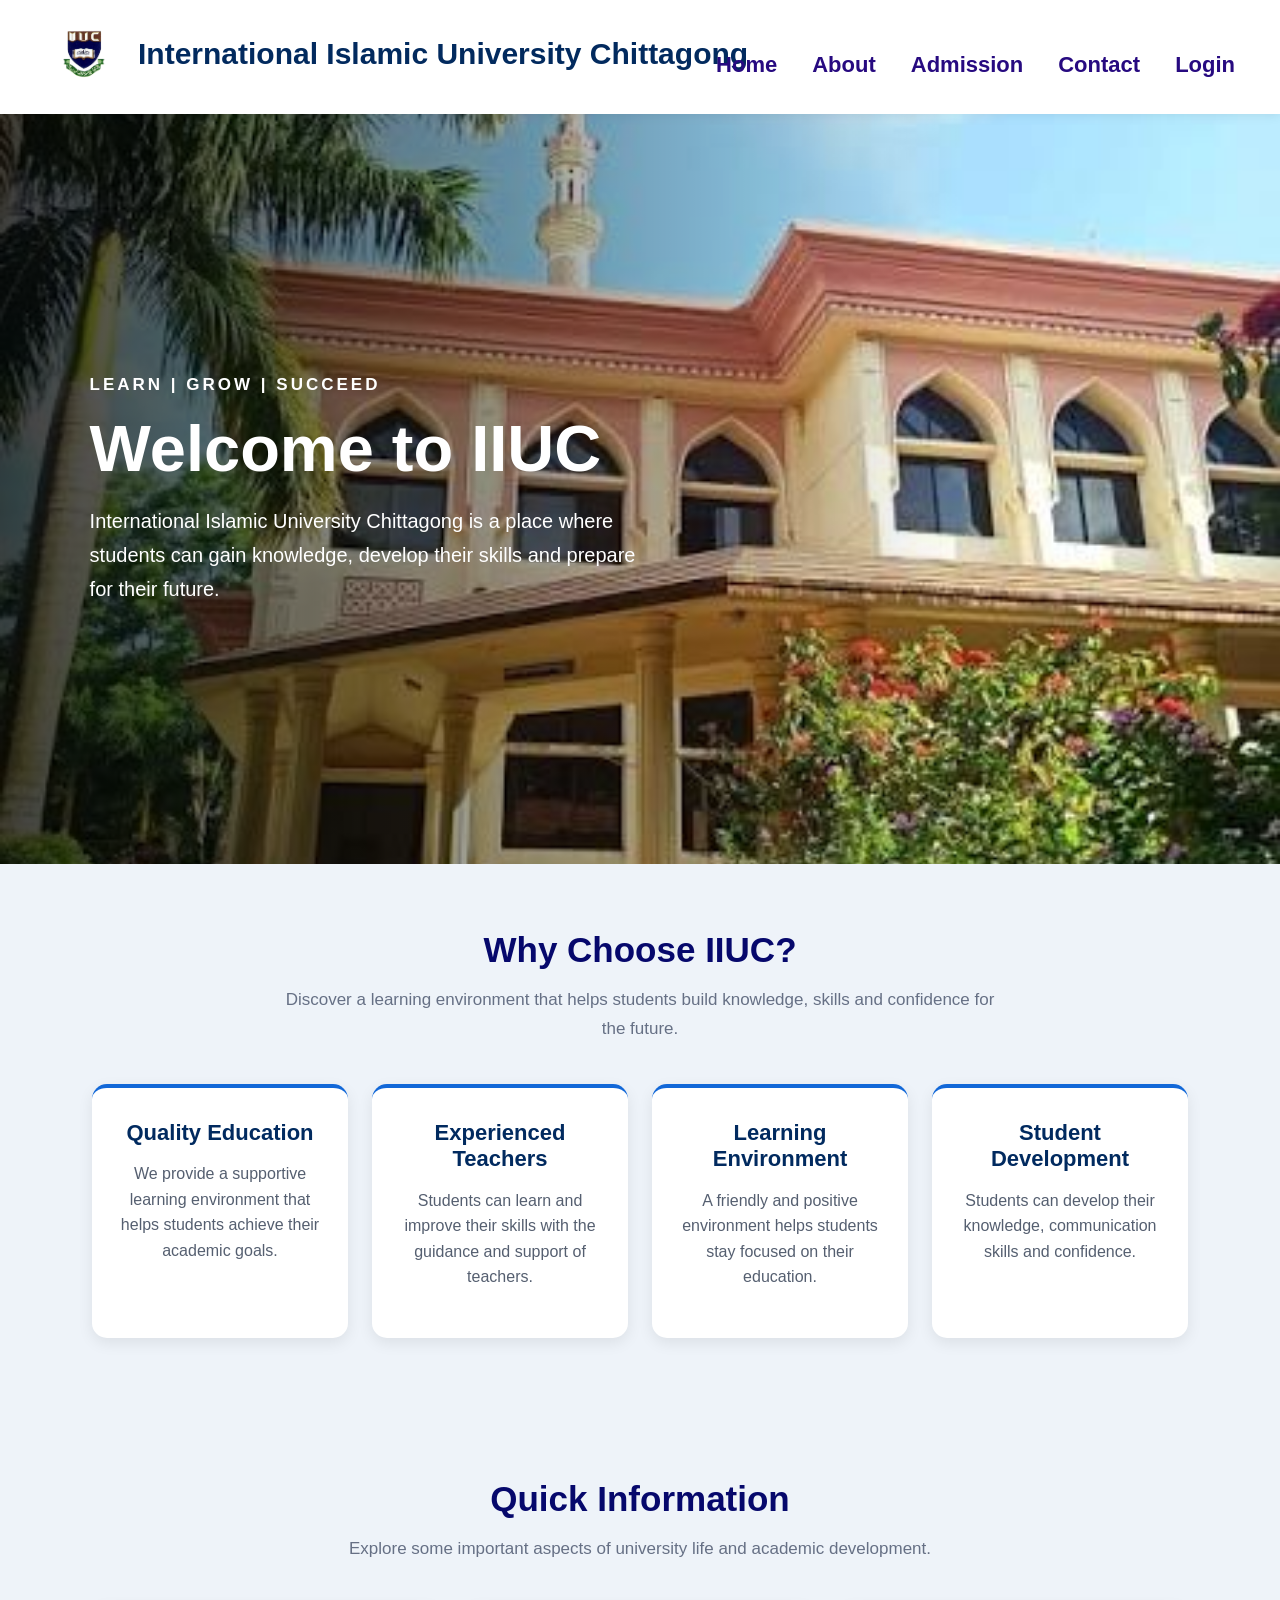
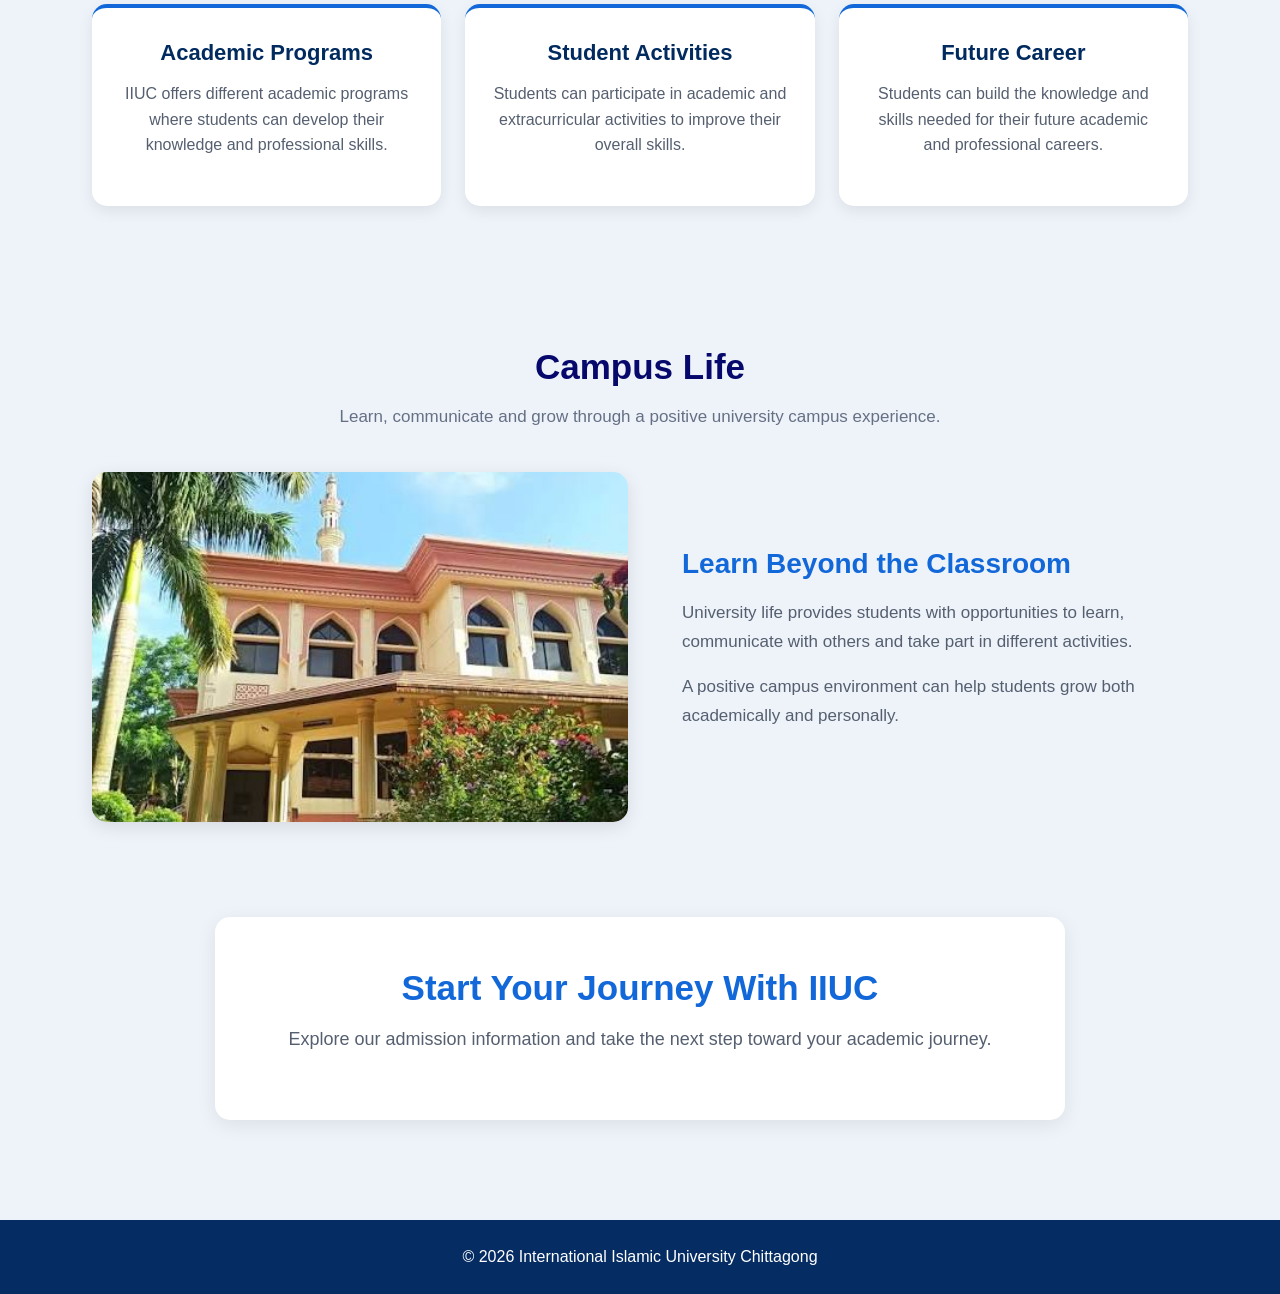
<file: index.html>
<!DOCTYPE html>
<html>

<head>

    <title>IIUC University</title>

    <!-- Bootstrap CSS -->
    <link href="https://cdn.jsdelivr.net/npm/bootstrap@5.3.3/dist/css/bootstrap.min.css"
          rel="stylesheet">

    <!-- My Own CSS -->
    <link rel="stylesheet" href="style.css">

    <!-- Favicon -->
    <link rel="icon" href="iiuc1logo.jpg">

</head>


<body>


    <!-- =====================================================
         INDEX / HOME PAGE - HEADER
         ===================================================== -->

    <header class="header">

        <div class="logo-area">

            <img src="iiuc1logo.jpg"
                 alt="IIUC Logo"
                 class="logo">

            <h6>
                International Islamic University Chittagong
            </h6>

        </div>


        <!-- Navigation -->

        <nav>

            <a href="index.html">Home</a>

            <a href="about.html">About</a>

            <a href="admission.html">Admission</a>

            <a href="contact.html">Contact</a>

            <a href="login.html">Login</a>

        </nav>

    </header>



    <!-- =====================================================
         INDEX / HOME PAGE - HERO SECTION
         ===================================================== -->

    <section class="hero">

        <img src="iiuc1.jpg"
             alt="IIUC Campus">


        <div class="hero-content">

            <p class="hero-small">
                LEARN | GROW | SUCCEED
            </p>


            <!-- Bootstrap Typography -->

            <h1 class="display-4">
                Welcome to IIUC
            </h1>


            <p class="lead">
                International Islamic University Chittagong is a
                place where students can gain knowledge, develop
                their skills and prepare for their future.
            </p>

        </div>

    </section>



    <!-- =====================================================
         INDEX / HOME PAGE - MAIN CONTENT
         ===================================================== -->

    <main>

        <!-- Bootstrap Container -->

        <div class="container">


            <!-- =================================================
                 WHY CHOOSE IIUC
                 ================================================= -->

            <section class="features-section">

                <!-- Bootstrap Typography -->

                <h2 class="text-center">
                    Why Choose IIUC?
                </h2>

                <p class="section-intro text-center">
                    Discover a learning environment that helps students
                    build knowledge, skills and confidence for the future.
                </p>


                <!-- Bootstrap Grid System -->

                <div class="row">


                    <!-- Feature 1 -->

                    <div class="col-md-6 col-lg-3">

                        <div class="feature-box">

                            <h3>
                                Quality Education
                            </h3>

                            <p>
                                We provide a supportive learning environment
                                that helps students achieve their academic goals.
                            </p>

                        </div>

                    </div>



                    <!-- Feature 2 -->

                    <div class="col-md-6 col-lg-3">

                        <div class="feature-box">

                            <h3>
                                Experienced Teachers
                            </h3>

                            <p>
                                Students can learn and improve their skills
                                with the guidance and support of teachers.
                            </p>

                        </div>

                    </div>



                    <!-- Feature 3 -->

                    <div class="col-md-6 col-lg-3">

                        <div class="feature-box">

                            <h3>
                                Learning Environment
                            </h3>

                            <p>
                                A friendly and positive environment helps
                                students stay focused on their education.
                            </p>

                        </div>

                    </div>



                    <!-- Feature 4 -->

                    <div class="col-md-6 col-lg-3">

                        <div class="feature-box">

                            <h3>
                                Student Development
                            </h3>

                            <p>
                                Students can develop their knowledge,
                                communication skills and confidence.
                            </p>

                        </div>

                    </div>


                </div>

            </section>



            <!-- =================================================
                 QUICK INFORMATION
                 ================================================= -->

            <section class="quick-info">

                <!-- Bootstrap Typography -->

                <h2 class="text-center">
                    Quick Information
                </h2>


                <p class="section-intro text-center">
                    Explore some important aspects of university life
                    and academic development.
                </p>


                <!-- Bootstrap Grid System -->

                <div class="row">


                    <!-- Information 1 -->

                    <div class="col-md-4">

                        <div class="feature-box">

                            <h3>
                                Academic Programs
                            </h3>

                            <p>
                                IIUC offers different academic programs
                                where students can develop their knowledge
                                and professional skills.
                            </p>

                        </div>

                    </div>



                    <!-- Information 2 -->

                    <div class="col-md-4">

                        <div class="feature-box">

                            <h3>
                                Student Activities
                            </h3>

                            <p>
                                Students can participate in academic and
                                extracurricular activities to improve their
                                overall skills.
                            </p>

                        </div>

                    </div>



                    <!-- Information 3 -->

                    <div class="col-md-4">

                        <div class="feature-box">

                            <h3>
                                Future Career
                            </h3>

                            <p>
                                Students can build the knowledge and skills
                                needed for their future academic and
                                professional careers.
                            </p>

                        </div>

                    </div>


                </div>

            </section>



            <!-- =================================================
                 CAMPUS LIFE
                 ================================================= -->

            <section class="campus-life">

                <!-- Bootstrap Typography -->

                <h2 class="text-center">
                    Campus Life
                </h2>


                <p class="section-intro text-center">
                    Learn, communicate and grow through a positive
                    university campus experience.
                </p>


                <!-- Bootstrap Grid System -->

                <div class="row align-items-center">


                    <!-- Campus Image -->

                    <div class="col-md-6">

                        <img src="iiuc1.jpg"
                             alt="IIUC Campus Life"
                             class="campus-image">

                    </div>



                    <!-- Campus Text -->

                    <div class="col-md-6">

                        <div class="campus-content">

                            <h3>
                                Learn Beyond the Classroom
                            </h3>

                            <p>
                                University life provides students with
                                opportunities to learn, communicate with
                                others and take part in different activities.
                            </p>

                            <p>
                                A positive campus environment can help
                                students grow both academically and
                                personally.
                            </p>

                        </div>

                    </div>


                </div>

            </section>



            <!-- =================================================
                 START YOUR JOURNEY
                 ================================================= -->

            <section class="admission-section">

                <!-- Bootstrap Typography -->

                <h2 class="text-center">
                    Start Your Journey With IIUC
                </h2>


                <p class="text-center">
                    Explore our admission information and take the
                    next step toward your academic journey.
                </p>

            </section>


        </div>

    </main>



    <!-- =====================================================
         INDEX / HOME PAGE - FOOTER
         ===================================================== -->

    <footer class="footer">

        <p>
            © 2026 International Islamic University Chittagong
        </p>

    </footer>


</body>

</html>
</file>
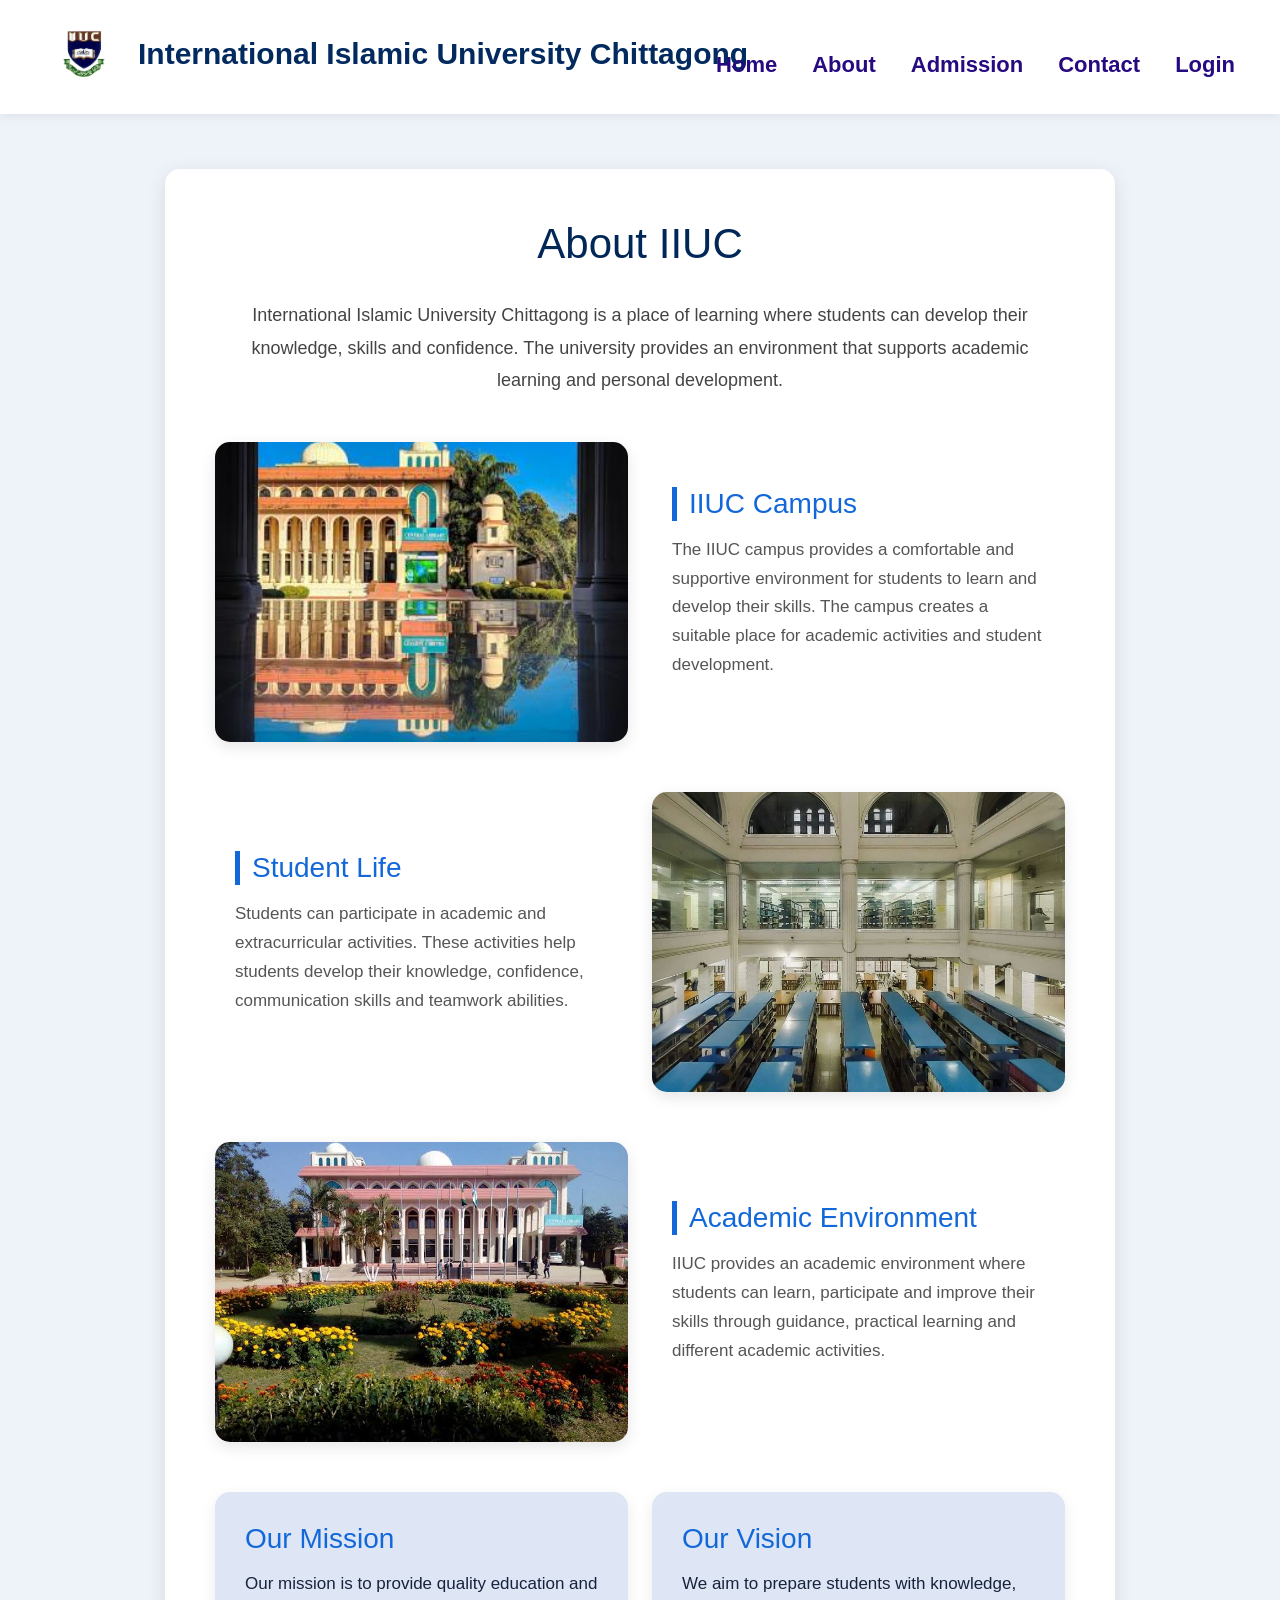
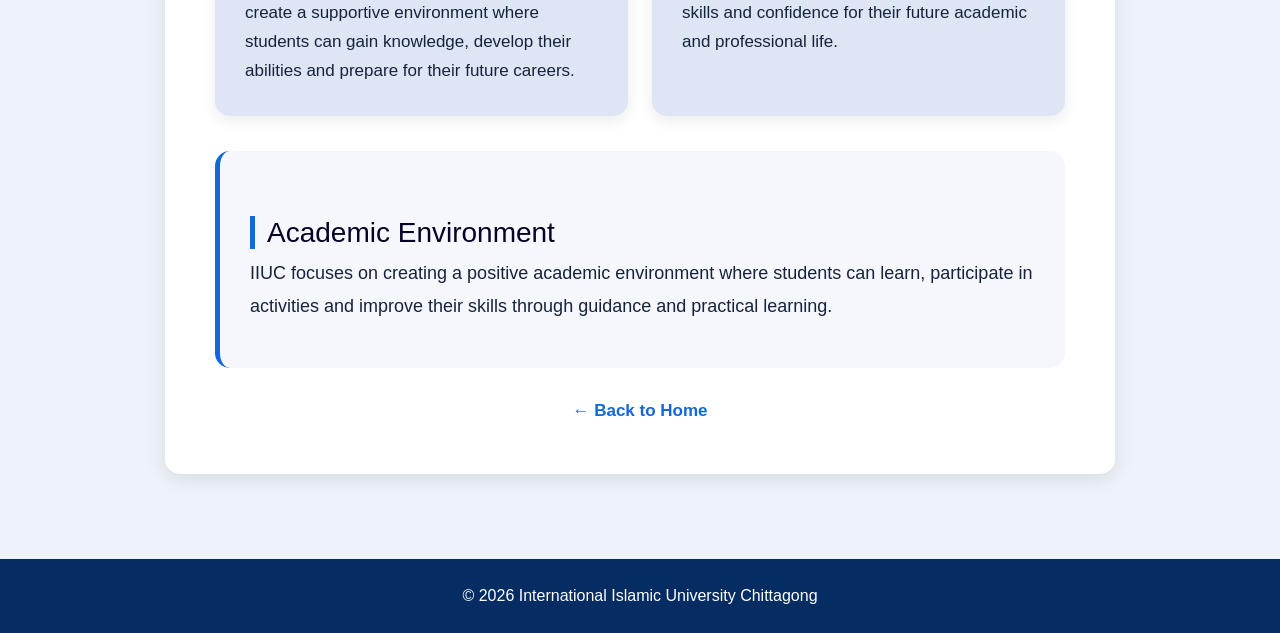
<file: about.html>
<!DOCTYPE html>
<html>

<head>

    <title>About - IIUC University</title>

    <!-- Bootstrap CSS -->
    <link href="https://cdn.jsdelivr.net/npm/bootstrap@5.3.3/dist/css/bootstrap.min.css" rel="stylesheet">

    <!-- Custom CSS -->
    <link rel="stylesheet" href="style.css">

    <!-- Favicon -->
    <link rel="icon" href="iiuc1logo.jpg">

</head>


<body>

    <!-- =====================================================
         HEADER
         ===================================================== -->

    <header class="header">

        <div class="logo-area">

            <img src="iiuc1logo.jpg"
                 alt="IIUC Logo"
                 class="logo">

            <h6>
                International Islamic University Chittagong
            </h6>

        </div>


        <!-- Navigation -->

        <nav>

            <a href="index.html">Home</a>
            <a href="about.html">About</a>
            <a href="admission.html">Admission</a>
            <a href="contact.html">Contact</a>
            <a href="login.html">Login</a>

        </nav>

    </header>


    <!-- =====================================================
         MAIN CONTENT
         ===================================================== -->

    <main>

        <div class="container">

            <section class="page-section about-page">

                <!-- ABOUT TITLE -->

                <h1 class="text-center">
                    About IIUC
                </h1>


                <!-- INTRODUCTION -->

                <p class="about-intro">

                    International Islamic University Chittagong is a place
                    of learning where students can develop their knowledge,
                    skills and confidence. The university provides an
                    environment that supports academic learning and
                    personal development.

                </p>


                <!-- =================================================
                     ABOUT IMAGE 1
                     ================================================= -->

                <div class="row about-image-row align-items-center">

                    <!-- Large Picture -->

                    <div class="col-md-6">

                        <img src="iiuc2.jpg"
                             alt="IIUC Campus"
                             class="about-large-image">

                    </div>


                    <!-- Picture Information -->

                    <div class="col-md-6">

                        <div class="about-image-side">

                            <h2>
                                IIUC Campus
                            </h2>

                            <p>

                                The IIUC campus provides a comfortable
                                and supportive environment for students
                                to learn and develop their skills. The
                                campus creates a suitable place for
                                academic activities and student development.

                            </p>

                        </div>

                    </div>

                </div>


                <!-- =================================================
                     ABOUT IMAGE 2
                     ================================================= -->

                <div class="row about-image-row align-items-center">

                    <!-- Picture Information -->

                    <div class="col-md-6">

                        <div class="about-image-side">

                            <h2>
                                Student Life
                            </h2>

                            <p>

                                Students can participate in academic
                                and extracurricular activities. These
                                activities help students develop their
                                knowledge, confidence, communication
                                skills and teamwork abilities.

                            </p>

                        </div>

                    </div>


                    <!-- Large Picture -->

                    <div class="col-md-6">

                        <img src="iiuc3.jpg"
                             alt="Student Life"
                             class="about-large-image">

                    </div>

                </div>


                <!-- =================================================
                     ABOUT IMAGE 3
                     ================================================= -->

                <div class="row about-image-row align-items-center">

                    <!-- Large Picture -->

                    <div class="col-md-6">

                        <img src="iiuc4.jpg"
                             alt="Academic Environment"
                             class="about-large-image">

                    </div>


                    <!-- Picture Information -->

                    <div class="col-md-6">

                        <div class="about-image-side">

                            <h2>
                                Academic Environment
                            </h2>

                            <p>

                                IIUC provides an academic environment
                                where students can learn, participate
                                and improve their skills through guidance,
                                practical learning and different academic
                                activities.

                            </p>

                        </div>

                    </div>

                </div>


                <!-- =================================================
                     MISSION & VISION
                     ================================================= -->

                <div class="row about-mission-row">

                    <!-- Mission -->

                    <div class="col-md-6">

                        <div class="about-card">

                            <h2>
                                Our Mission
                            </h2>

                            <p>

                                Our mission is to provide quality education
                                and create a supportive environment where
                                students can gain knowledge, develop their
                                abilities and prepare for their future careers.

                            </p>

                        </div>

                    </div>


                    <!-- Vision -->

                    <div class="col-md-6">

                        <div class="about-card">

                            <h2>
                                Our Vision
                            </h2>

                            <p>

                                We aim to prepare students with knowledge,
                                skills and confidence for their future
                                academic and professional life.

                            </p>

                        </div>

                    </div>

                </div>


                <!-- =================================================
                     ACADEMIC ENVIRONMENT
                     ================================================= -->

                <div class="academic-box">

                    <h2>
                        Academic Environment
                    </h2>

                    <p>

                        IIUC focuses on creating a positive academic
                        environment where students can learn, participate
                        in activities and improve their skills through
                        guidance and practical learning.

                    </p>

                </div>


                <!-- BACK TO HOME -->

                <a href="index.html" class="back-home">

                    &larr; Back to Home

                </a>


            </section>

        </div>

    </main>


    <!-- =====================================================
         FOOTER
         ===================================================== -->

    <footer class="footer">

        <p>
            © 2026 International Islamic University Chittagong
        </p>

    </footer>


</body>

</html>
</file>
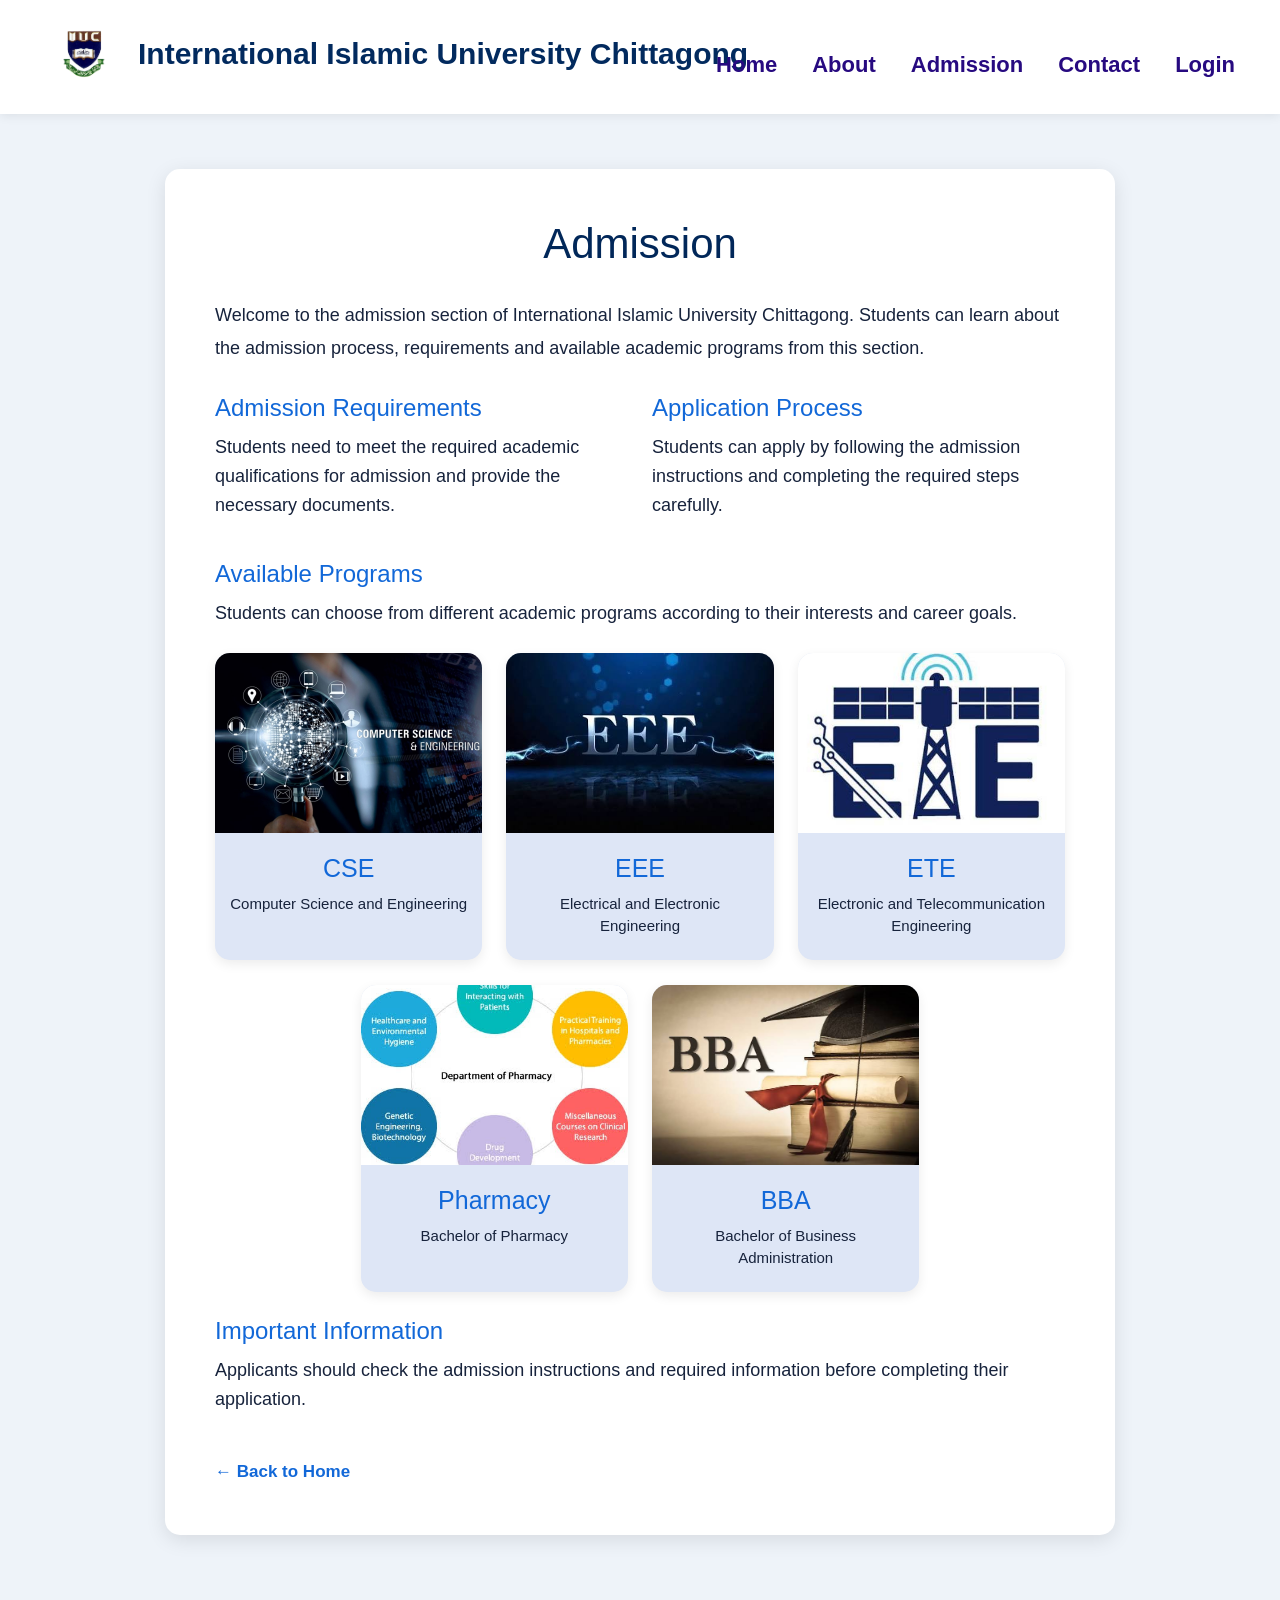
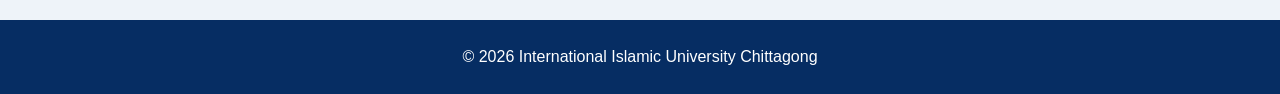
<file: admission.html>
<!DOCTYPE html>
<html>

<head>

    <title>Admission - IIUC University</title>

    <!-- Bootstrap CSS -->
    <link href="https://cdn.jsdelivr.net/npm/bootstrap@5.3.3/dist/css/bootstrap.min.css" rel="stylesheet">

    <!-- Custom CSS -->
    <link rel="stylesheet" href="style.css">

    <!-- Favicon -->
    <link rel="icon" href="iiuc1logo.jpg">

</head>


<body>


    <!-- =====================================================
         ADMISSION PAGE - HEADER
         ===================================================== -->

    <header class="header">

        <div class="logo-area">

            <img src="iiuc1logo.jpg"
                 alt="IIUC Logo"
                 class="logo">

            <h6>
                International Islamic University Chittagong
            </h6>

        </div>


        <!-- Navigation -->

        <nav>

            <a href="index.html">Home</a>

            <a href="about.html">About</a>

            <a href="admission.html">Admission</a>

            <a href="contact.html">Contact</a>

            <a href="login.html">Login</a>

        </nav>

    </header>



    <!-- =====================================================
         ADMISSION PAGE - MAIN
         ===================================================== -->

    <main>

        <!-- Bootstrap Container -->

        <div class="container">

            <section class="page-section">


                <!-- Page Heading -->

                <!-- Bootstrap Typography -->

                <h1 class="text-center">
                    Admission
                </h1>


                <!-- Introduction -->

                <p>
                    Welcome to the admission section of International
                    Islamic University Chittagong. Students can learn
                    about the admission process, requirements and
                    available academic programs from this section.
                </p>



                <!-- =================================================
                     ADMISSION INFORMATION
                     ================================================= -->

                <div class="admission-info">


                    <!-- Bootstrap Grid -->

                    <div class="row">


                        <!-- Admission Requirements -->

                        <div class="col-md-6">

                            <div>

                                <h3>
                                    Admission Requirements
                                </h3>

                                <p>
                                    Students need to meet the required
                                    academic qualifications for admission
                                    and provide the necessary documents.
                                </p>

                            </div>

                        </div>



                        <!-- Application Process -->

                        <div class="col-md-6">

                            <div>

                                <h3>
                                    Application Process
                                </h3>

                                <p>
                                    Students can apply by following the
                                    admission instructions and completing
                                    the required steps carefully.
                                </p>

                            </div>

                        </div>


                    </div>



                    <!-- =================================================
                         AVAILABLE PROGRAMS
                         ================================================= -->

                    <div>

                        <h3>
                            Available Programs
                        </h3>

                        <p>
                            Students can choose from different academic
                            programs according to their interests and
                            career goals.
                        </p>


                        <!-- Bootstrap Grid -->
                        <!-- justify-content-center fixes the last row -->

                        <div class="row programs justify-content-center">


                            <!-- =================================================
                                 CSE
                                 ================================================= -->

                            <div class="col-md-4">

                                <a href="cse.html" class="program-box">

                                    <img src="cse.jpg"
                                         alt="Computer Science and Engineering"
                                         class="program-image">

                                    <h4>
                                        CSE
                                    </h4>

                                    <p>
                                        Computer Science and Engineering
                                    </p>

                                </a>

                            </div>



                            <!-- =================================================
                                 EEE
                                 ================================================= -->

                            <div class="col-md-4">

                                <a href="eee.html" class="program-box">

                                    <img src="eee.jpg"
                                         alt="Electrical and Electronic Engineering"
                                         class="program-image">

                                    <h4>
                                        EEE
                                    </h4>

                                    <p>
                                        Electrical and Electronic Engineering
                                    </p>

                                </a>

                            </div>



                            <!-- =================================================
                                 ETE
                                 ================================================= -->

                            <div class="col-md-4">

                                <a href="ete.html" class="program-box">

                                    <img src="ete.jpg"
                                         alt="Electronic and Telecommunication Engineering"
                                         class="program-image">

                                    <h4>
                                        ETE
                                    </h4>

                                    <p>
                                        Electronic and Telecommunication Engineering
                                    </p>

                                </a>

                            </div>



                            <!-- =================================================
                                 PHARMACY
                                 ================================================= -->

                            <div class="col-md-4">

                                <a href="pharmacy.html" class="program-box">

                                    <img src="pharmacy.jpg"
                                         alt="Pharmacy"
                                         class="program-image">

                                    <h4>
                                        Pharmacy
                                    </h4>

                                    <p>
                                        Bachelor of Pharmacy
                                    </p>

                                </a>

                            </div>



                            <!-- =================================================
                                 BBA
                                 ================================================= -->

                            <div class="col-md-4">

                                <a href="bba.html" class="program-box">

                                    <img src="bba.jpg"
                                         alt="Business Administration"
                                         class="program-image">

                                    <h4>
                                        BBA
                                    </h4>

                                    <p>
                                        Bachelor of Business Administration
                                    </p>

                                </a>

                            </div>


                        </div>

                    </div>



                    <!-- =================================================
                         IMPORTANT INFORMATION
                         ================================================= -->

                    <div>

                        <h3>
                            Important Information
                        </h3>

                        <p>
                            Applicants should check the admission
                            instructions and required information before
                            completing their application.
                        </p>

                    </div>

                </div>



                <!-- Back to Home -->

                <a href="index.html" class="back-home">

                    &larr; Back to Home

                </a>


            </section>

        </div>

    </main>



    <!-- =====================================================
         ADMISSION PAGE - FOOTER
         ===================================================== -->

    <footer class="footer">

        <p>
            © 2026 International Islamic University Chittagong
        </p>

    </footer>


</body>

</html>
</file>
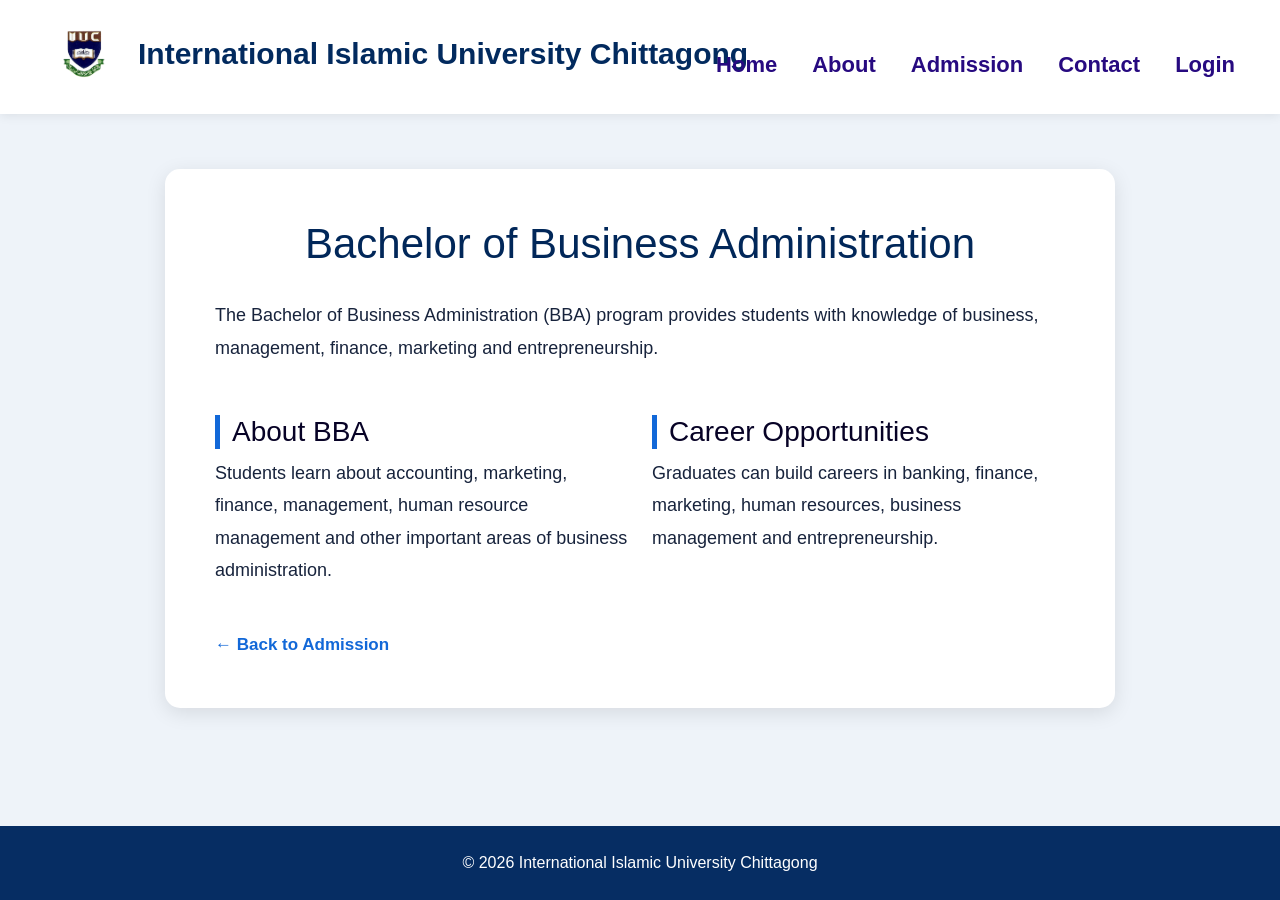
<file: bba.html>
<!DOCTYPE html>
<html>

<head>

    <title>BBA - IIUC University</title>

    <!-- Bootstrap CSS -->
    <link href="https://cdn.jsdelivr.net/npm/bootstrap@5.3.3/dist/css/bootstrap.min.css" rel="stylesheet">

    <link rel="stylesheet" href="style.css">
    <link rel="icon" href="iiuc1logo.jpg">

</head>


<body>

    <header class="header">

        <div class="logo-area">

            <img src="iiuc1logo.jpg"
                 alt="IIUC Logo"
                 class="logo">

            <h6>
                International Islamic University Chittagong
            </h6>

        </div>


        <nav>

            <a href="index.html">Home</a>
            <a href="about.html">About</a>
            <a href="admission.html">Admission</a>
            <a href="contact.html">Contact</a>
            <a href="login.html">Login</a>

        </nav>

    </header>


    <main>

        <!-- Bootstrap Container -->

        <div class="container">

            <section class="page-section">


                <!-- Bootstrap Typography -->

                <h1 class="text-center">
                    Bachelor of Business Administration
                </h1>


                <p>
                    The Bachelor of Business Administration (BBA)
                    program provides students with knowledge of business,
                    management, finance, marketing and entrepreneurship.
                </p>



                <!-- Bootstrap Grid -->

                <div class="row">


                    <!-- About BBA -->

                    <div class="col">

                        <h2>
                            About BBA
                        </h2>

                        <p>
                            Students learn about accounting, marketing, finance,
                            management, human resource management and other
                            important areas of business administration.
                        </p>

                    </div>



                    <!-- Career Opportunities -->

                    <div class="col">

                        <h2>
                            Career Opportunities
                        </h2>

                        <p>
                            Graduates can build careers in banking, finance,
                            marketing, human resources, business management and
                            entrepreneurship.
                        </p>

                    </div>


                </div>



                <a href="admission.html" class="back-home">
                    ← Back to Admission
                </a>

            </section>

        </div>

    </main>


    <footer class="footer">

        <p>
            © 2026 International Islamic University Chittagong
        </p>

    </footer>

</body>

</html>
</file>
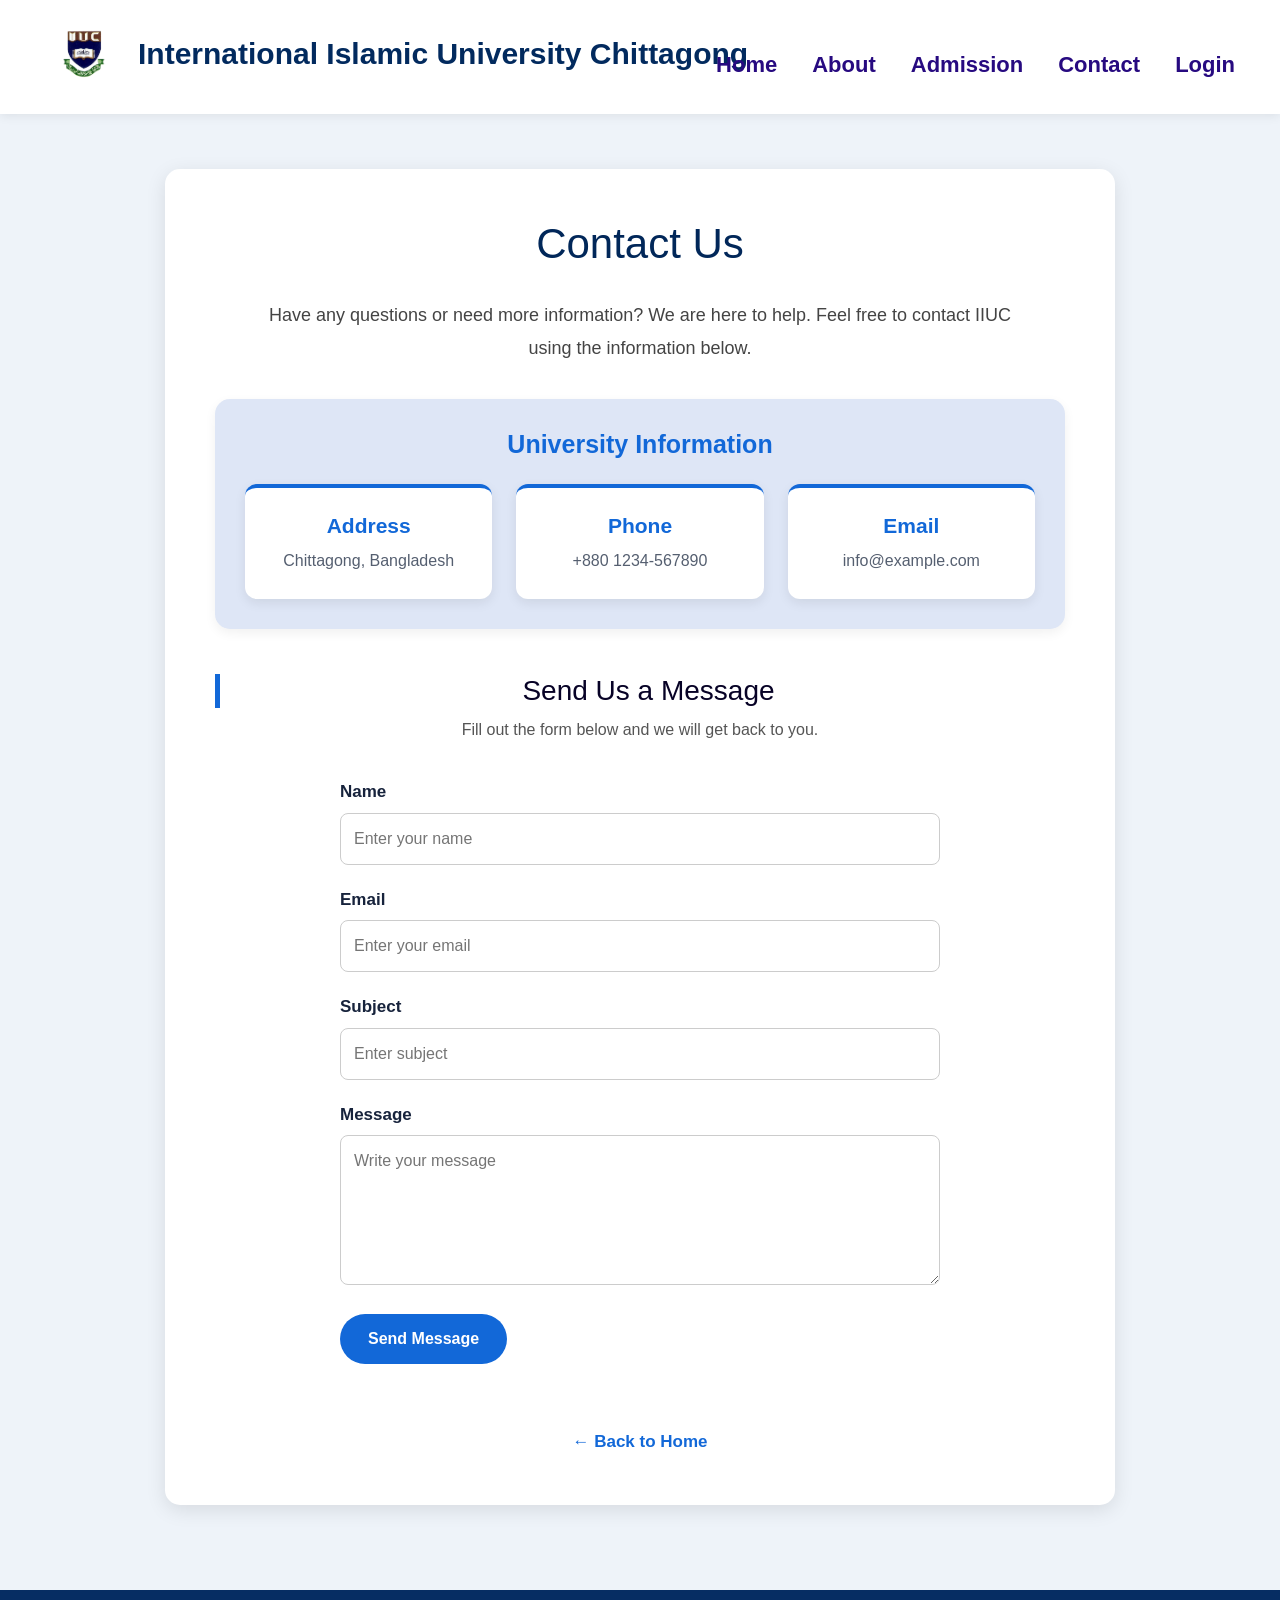
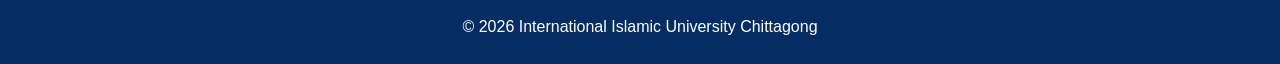
<file: contact.html>
<!DOCTYPE html>
<html lang="en">

<head>

    <meta charset="UTF-8">

    <meta name="viewport"
          content="width=device-width, initial-scale=1.0">

    <title>Contact - IIUC University</title>

    <!-- Bootstrap CSS -->
    <link href="https://cdn.jsdelivr.net/npm/bootstrap@5.3.3/dist/css/bootstrap.min.css"
          rel="stylesheet">

    <!-- Custom CSS -->
    <link rel="stylesheet" href="style.css">

    <!-- Favicon -->
    <link rel="icon" href="iiuc1logo.jpg">

</head>


<body>


    <!-- =========================
         HEADER
         ========================= -->

    <header class="header">

        <div class="logo-area">

            <img src="iiuc1logo.jpg"
                 alt="IIUC Logo"
                 class="logo">

            <h6>
                International Islamic University Chittagong
            </h6>

        </div>


        <!-- Navigation -->

        <nav>

            <a href="index.html">Home</a>

            <a href="about.html">About</a>

            <a href="admission.html">Admission</a>

            <a href="contact.html">Contact</a>

            <a href="login.html">Login</a>

        </nav>

    </header>



    <!-- =========================
         MAIN CONTENT
         ========================= -->

    <main>

        <div class="container">

            <section class="page-section contact-page">


                <!-- Page Heading -->

                <h1>
                    Contact Us
                </h1>


                <p class="contact-intro">
                    Have any questions or need more information?
                    We are here to help. Feel free to contact IIUC
                    using the information below.
                </p>



                <!-- =========================
                     UNIVERSITY INFORMATION
                     ========================= -->

                <div class="info-box">

                    <h3>
                        University Information
                    </h3>


                    <div class="row g-4">


                        <!-- Address -->

                        <div class="col-md-4">

                            <div class="contact-info-card">

                                <h4>
                                    Address
                                </h4>

                                <p>
                                    Chittagong, Bangladesh
                                </p>

                            </div>

                        </div>



                        <!-- Phone -->

                        <div class="col-md-4">

                            <div class="contact-info-card">

                                <h4>
                                    Phone
                                </h4>

                                <p>
                                    +880 1234-567890
                                </p>

                            </div>

                        </div>



                        <!-- Email -->

                        <div class="col-md-4">

                            <div class="contact-info-card">

                                <h4>
                                    Email
                                </h4>

                                <p>
                                    info@example.com
                                </p>

                            </div>

                        </div>


                    </div>

                </div>



                <!-- =========================
                     MESSAGE SECTION
                     ========================= -->

                <div class="message-section">

                    <h2>
                        Send Us a Message
                    </h2>

                    <p>
                        Fill out the form below and we will get back to you.
                    </p>



                    <!-- Contact Form -->

                    <form class="contact-form">


                        <!-- Name -->

                        <label for="name">
                            Name
                        </label>

                        <input
                            type="text"
                            id="name"
                            name="name"
                            placeholder="Enter your name"
                        >



                        <!-- Email -->

                        <label for="email">
                            Email
                        </label>

                        <input
                            type="email"
                            id="email"
                            name="email"
                            placeholder="Enter your email"
                        >



                        <!-- Subject -->

                        <label for="subject">
                            Subject
                        </label>

                        <input
                            type="text"
                            id="subject"
                            name="subject"
                            placeholder="Enter subject"
                        >



                        <!-- Message -->

                        <label for="message">
                            Message
                        </label>

                        <textarea
                            id="message"
                            name="message"
                            placeholder="Write your message"
                        ></textarea>



                        <!-- Submit Button -->

                        <button type="submit">
                            Send Message
                        </button>

                    </form>

                </div>



                <!-- Back to Home -->

                <a href="index.html" class="back-home">
                    ← Back to Home
                </a>


            </section>

        </div>

    </main>



    <!-- =========================
         FOOTER
         ========================= -->

    <footer class="footer">

        <p>
            © 2026 International Islamic University Chittagong
        </p>

    </footer>


</body>

</html>
</file>
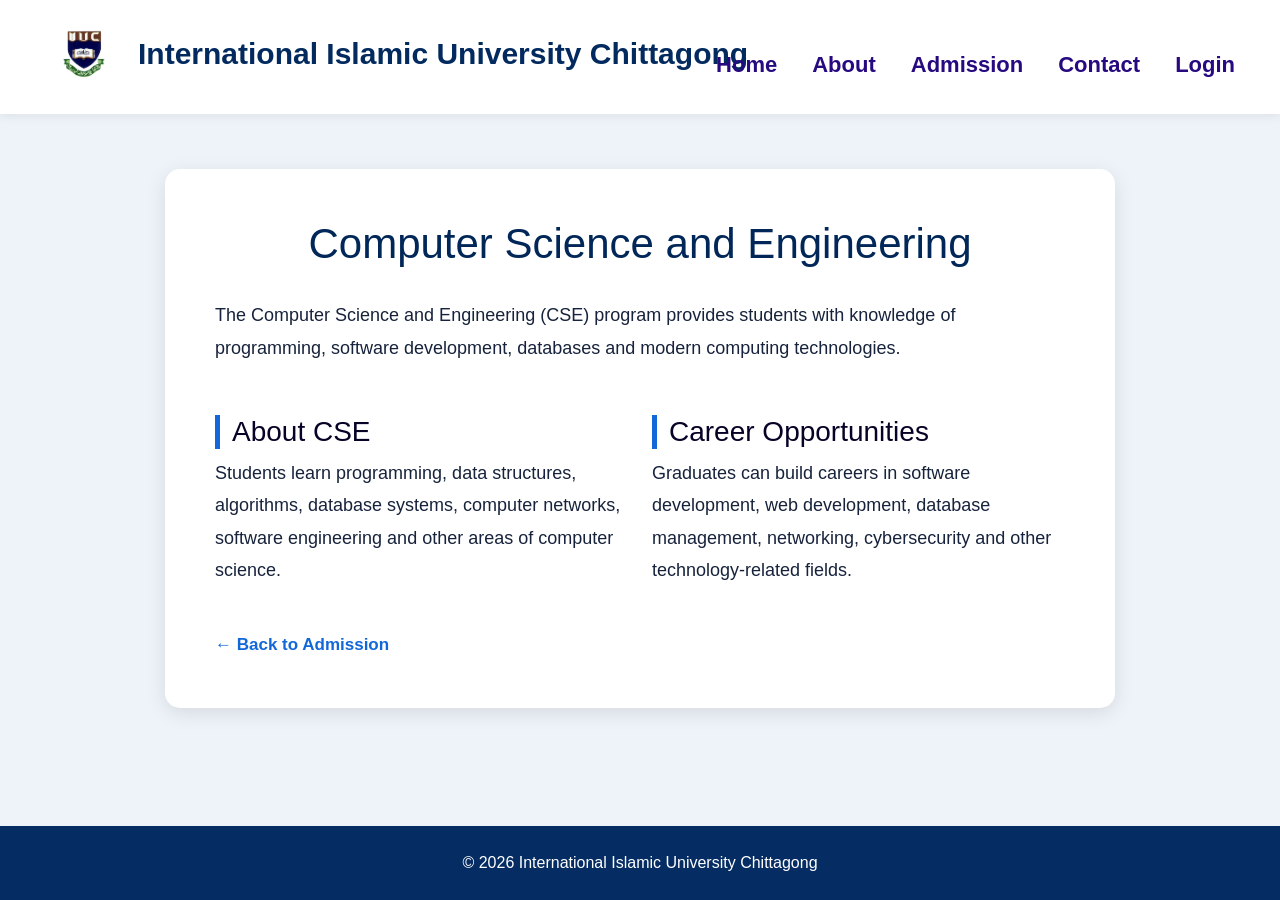
<file: cse.html>
<!DOCTYPE html>
<html>

<head>

    <title>CSE - IIUC University</title>

    <!-- Bootstrap CSS -->
    <link href="https://cdn.jsdelivr.net/npm/bootstrap@5.3.3/dist/css/bootstrap.min.css" rel="stylesheet">

    <link rel="stylesheet" href="style.css">
    <link rel="icon" href="iiuc1logo.jpg">

</head>


<body>

    <header class="header">

        <div class="logo-area">

            <img src="iiuc1logo.jpg"
                 alt="IIUC Logo"
                 class="logo">

            <h6>
                International Islamic University Chittagong
            </h6>

        </div>


        <nav>

            <a href="index.html">Home</a>
            <a href="about.html">About</a>
            <a href="admission.html">Admission</a>
            <a href="contact.html">Contact</a>
            <a href="login.html">Login</a>

        </nav>

    </header>


    <main>

        <!-- Bootstrap Container -->

        <div class="container">

            <section class="page-section">


                <!-- Bootstrap Typography -->

                <h1 class="text-center">
                    Computer Science and Engineering
                </h1>


                <p>
                    The Computer Science and Engineering (CSE) program
                    provides students with knowledge of programming,
                    software development, databases and modern computing
                    technologies.
                </p>



                <!-- Bootstrap Grid -->

                <div class="row">


                    <!-- About CSE -->

                    <div class="col">

                        <h2>
                            About CSE
                        </h2>

                        <p>
                            Students learn programming, data structures,
                            algorithms, database systems, computer networks,
                            software engineering and other areas of computer
                            science.
                        </p>

                    </div>



                    <!-- Career Opportunities -->

                    <div class="col">

                        <h2>
                            Career Opportunities
                        </h2>

                        <p>
                            Graduates can build careers in software development,
                            web development, database management, networking,
                            cybersecurity and other technology-related fields.
                        </p>

                    </div>


                </div>



                <a href="admission.html" class="back-home">
                    ← Back to Admission
                </a>

            </section>

        </div>

    </main>


    <footer class="footer">

        <p>
            © 2026 International Islamic University Chittagong
        </p>

    </footer>

</body>

</html>
</file>
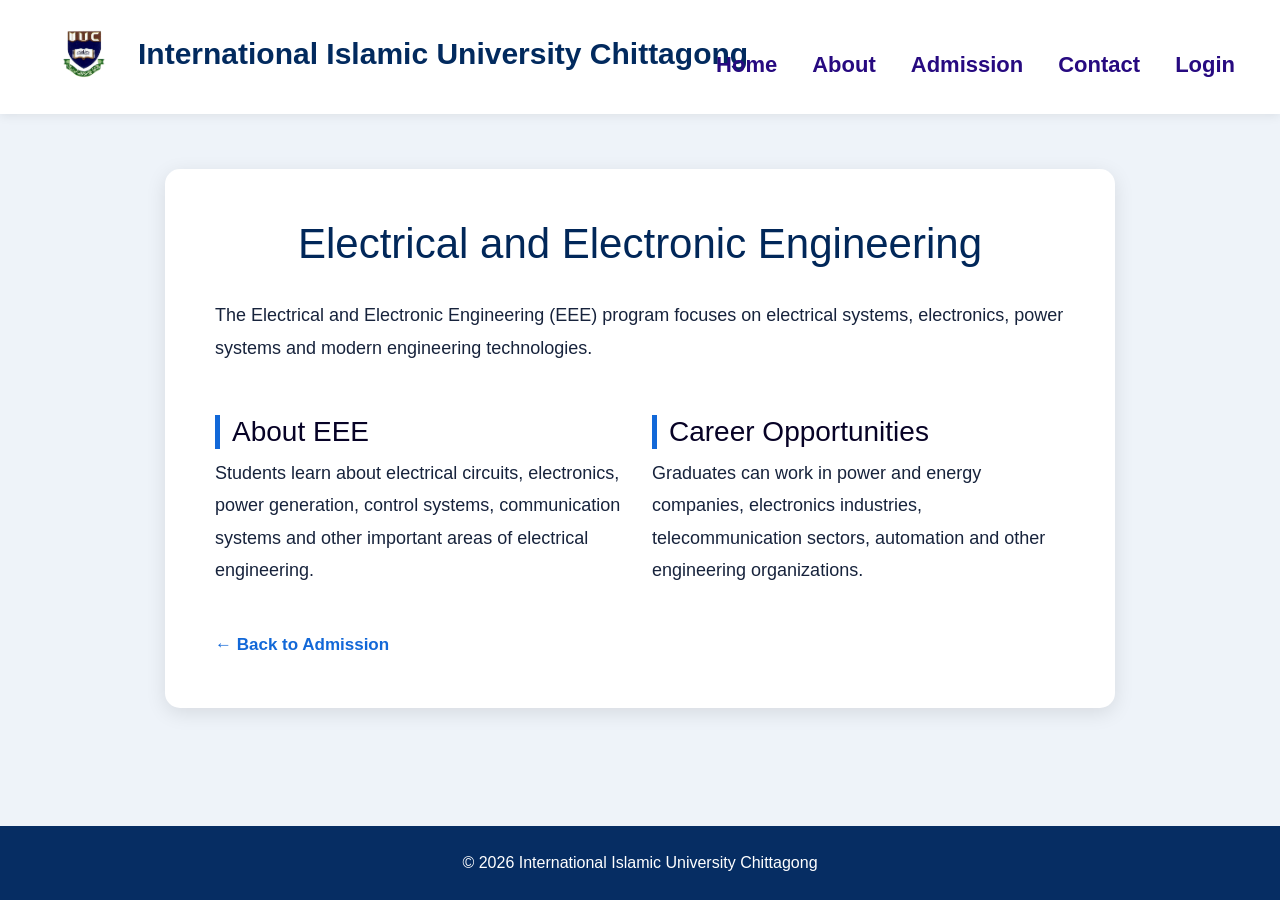
<file: eee.html>
<!DOCTYPE html>
<html>

<head>

    <title>EEE - IIUC University</title>

    <!-- Bootstrap CSS -->
    <link href="https://cdn.jsdelivr.net/npm/bootstrap@5.3.3/dist/css/bootstrap.min.css" rel="stylesheet">

    <link rel="stylesheet" href="style.css">
    <link rel="icon" href="iiuc1logo.jpg">

</head>


<body>

    <header class="header">

        <div class="logo-area">

            <img src="iiuc1logo.jpg"
                 alt="IIUC Logo"
                 class="logo">

            <h6>
                International Islamic University Chittagong
            </h6>

        </div>


        <nav>

            <a href="index.html">Home</a>
            <a href="about.html">About</a>
            <a href="admission.html">Admission</a>
            <a href="contact.html">Contact</a>
            <a href="login.html">Login</a>

        </nav>

    </header>


    <main>

        <!-- Bootstrap Container -->

        <div class="container">

            <section class="page-section">


                <!-- Bootstrap Typography -->

                <h1 class="text-center">
                    Electrical and Electronic Engineering
                </h1>


                <p>
                    The Electrical and Electronic Engineering (EEE)
                    program focuses on electrical systems, electronics,
                    power systems and modern engineering technologies.
                </p>



                <!-- Bootstrap Grid -->

                <div class="row">


                    <!-- About EEE -->

                    <div class="col">

                        <h2>
                            About EEE
                        </h2>

                        <p>
                            Students learn about electrical circuits, electronics,
                            power generation, control systems, communication
                            systems and other important areas of electrical
                            engineering.
                        </p>

                    </div>



                    <!-- Career Opportunities -->

                    <div class="col">

                        <h2>
                            Career Opportunities
                        </h2>

                        <p>
                            Graduates can work in power and energy companies,
                            electronics industries, telecommunication sectors,
                            automation and other engineering organizations.
                        </p>

                    </div>


                </div>



                <a href="admission.html" class="back-home">
                    ← Back to Admission
                </a>

            </section>

        </div>

    </main>


    <footer class="footer">

       <p>&copy; 2026 International Islamic University Chittagong</p>

    </footer>

</body>

</html>
</file>
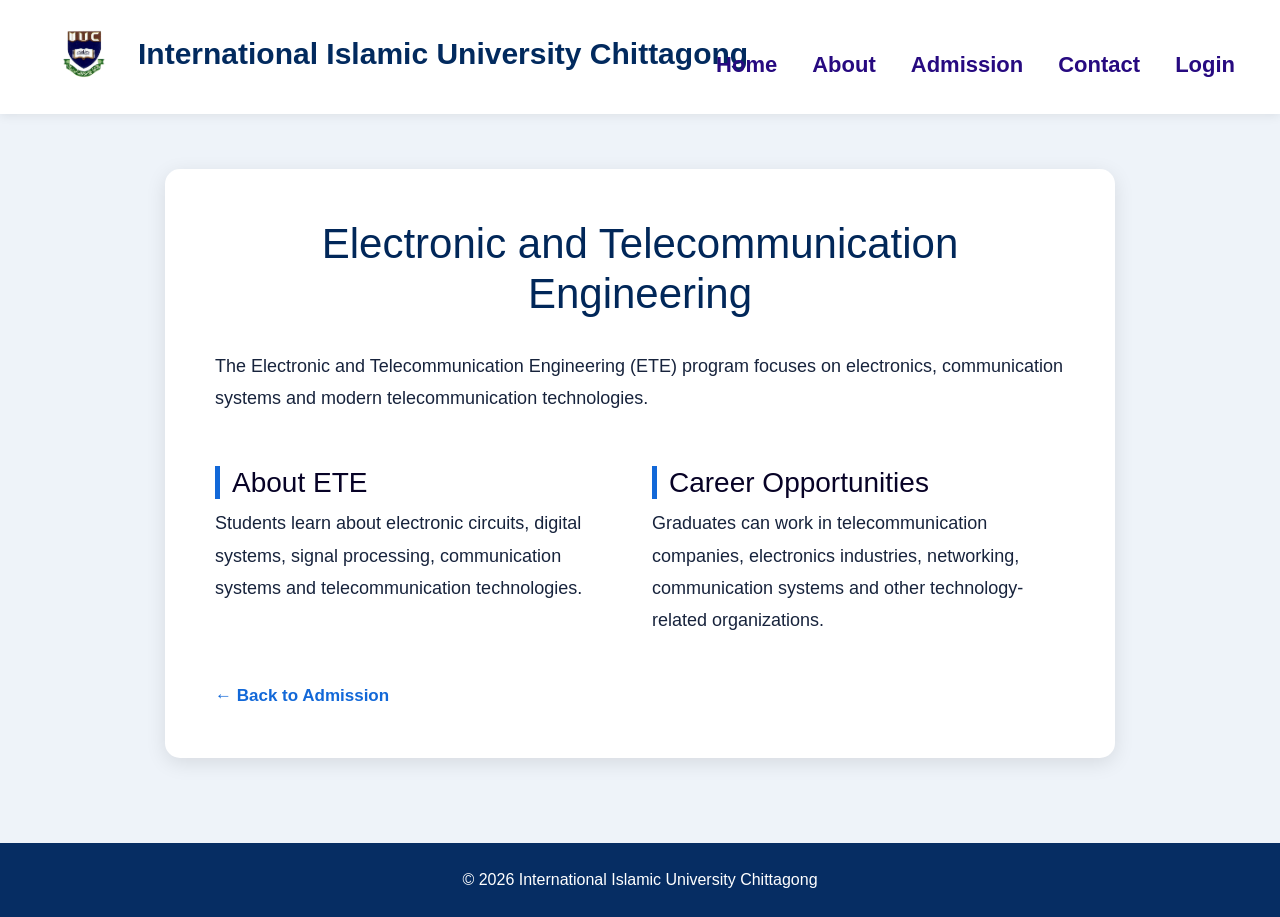
<file: ete.html>
<!DOCTYPE html>
<html>

<head>

    <title>ETE - IIUC University</title>

    <!-- Bootstrap CSS -->
    <link href="https://cdn.jsdelivr.net/npm/bootstrap@5.3.3/dist/css/bootstrap.min.css" rel="stylesheet">

    <link rel="stylesheet" href="style.css">
    <link rel="icon" href="iiuc1logo.jpg">

</head>


<body>

    <header class="header">

        <div class="logo-area">

            <img src="iiuc1logo.jpg"
                 alt="IIUC Logo"
                 class="logo">

            <h6>
                International Islamic University Chittagong
            </h6>

        </div>


        <nav>

            <a href="index.html">Home</a>
            <a href="about.html">About</a>
            <a href="admission.html">Admission</a>
            <a href="contact.html">Contact</a>
            <a href="login.html">Login</a>

        </nav>

    </header>


    <main>

        <!-- Bootstrap Container -->

        <div class="container">

            <section class="page-section">


                <!-- Bootstrap Typography -->

                <h1 class="text-center">
                    Electronic and Telecommunication Engineering
                </h1>


                <p>
                    The Electronic and Telecommunication Engineering
                    (ETE) program focuses on electronics, communication
                    systems and modern telecommunication technologies.
                </p>



                <!-- Bootstrap Grid -->

                <div class="row">


                    <!-- About ETE -->

                    <div class="col">

                        <h2>
                            About ETE
                        </h2>

                        <p>
                            Students learn about electronic circuits, digital
                            systems, signal processing, communication systems
                            and telecommunication technologies.
                        </p>

                    </div>



                    <!-- Career Opportunities -->

                    <div class="col">

                        <h2>
                            Career Opportunities
                        </h2>

                        <p>
                            Graduates can work in telecommunication companies,
                            electronics industries, networking, communication
                            systems and other technology-related organizations.
                        </p>

                    </div>


                </div>



                <a href="admission.html" class="back-home">
                    ← Back to Admission
                </a>

            </section>

        </div>

    </main>


    <footer class="footer">

        <p>
            © 2026 International Islamic University Chittagong
        </p>

    </footer>

</body>

</html>
</file>
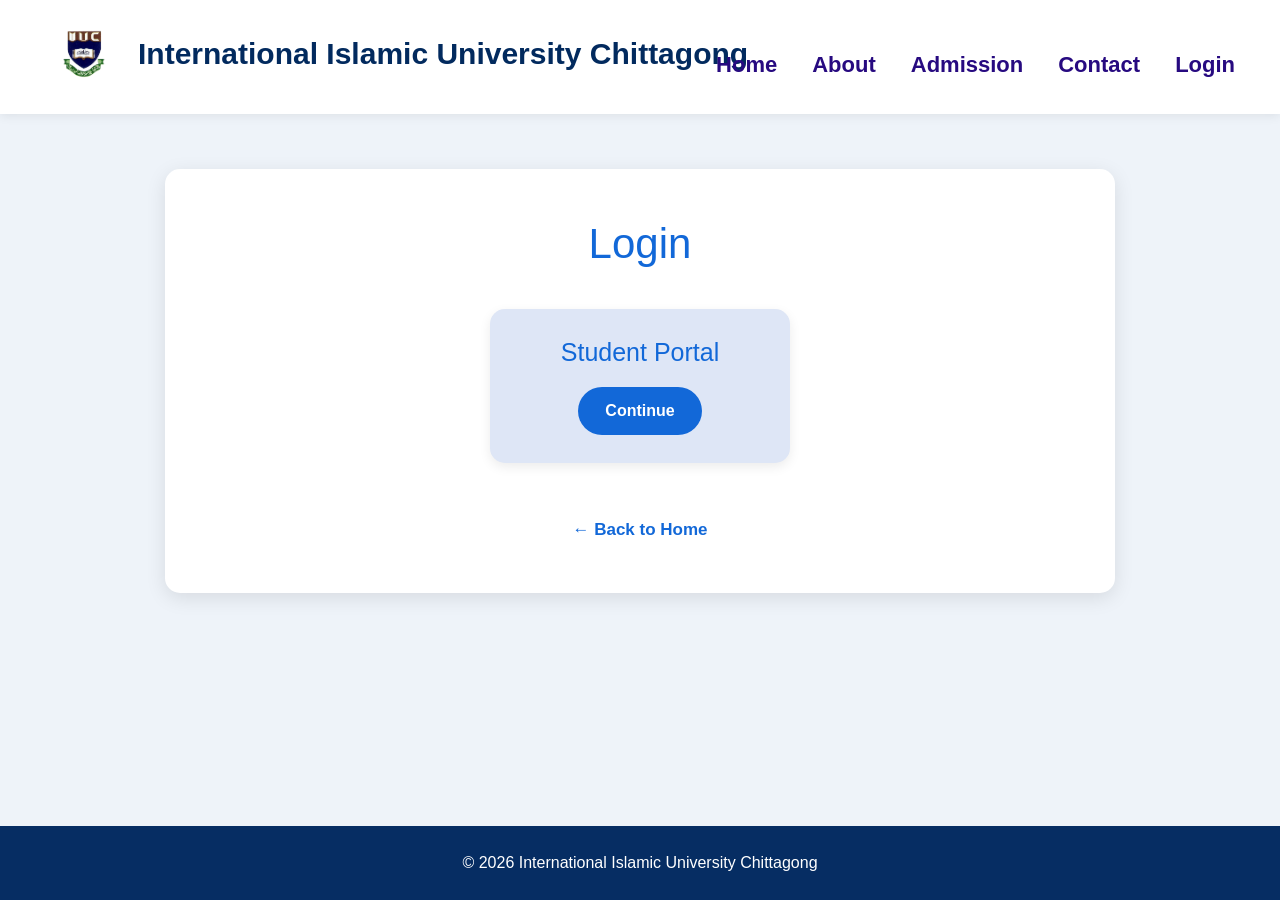
<file: login.html>
<!DOCTYPE html>
<html lang="en">

<head>

    <meta charset="UTF-8">

    <meta name="viewport"
          content="width=device-width, initial-scale=1.0">

    <title>Login - IIUC University</title>

    <!-- Bootstrap CSS -->

    <link href="https://cdn.jsdelivr.net/npm/bootstrap@5.3.3/dist/css/bootstrap.min.css"
          rel="stylesheet">

    <!-- Custom CSS -->

    <link rel="stylesheet" href="style.css">

    <!-- Favicon -->

    <link rel="icon" href="iiuc1logo.jpg">

</head>


<body>


    <!-- =========================
         HEADER
         ========================= -->

    <header class="header">

        <div class="logo-area">

            <img src="iiuc1logo.jpg"
                 alt="IIUC Logo"
                 class="logo">

            <h6>
                International Islamic University Chittagong
            </h6>

        </div>


        <!-- Navigation -->

        <nav>

            <a href="index.html">Home</a>

            <a href="about.html">About</a>

            <a href="admission.html">Admission</a>

            <a href="contact.html">Contact</a>

            <a href="login.html">Login</a>

        </nav>

    </header>



    <!-- =========================
         MAIN LOGIN SECTION
         ========================= -->

    <main>

        <div class="container">

            <section class="login-section">


                <!-- Page Heading -->

                <h1 class="text-center">
                    Login
                </h1>


                <!-- Student Portal -->

                <div class="row">

                    <div class="col-12 mb-4">

                        <div class="login-box">

                            <h3>
                                Student Portal
                            </h3>

                            <a href="student portal.html"
                               class="login-button">

                                Continue

                            </a>

                        </div>

                    </div>

                </div>



                <!-- Back to Home -->

                <a href="index.html"
                   class="back-home">

                    ← Back to Home

                </a>


            </section>

        </div>

    </main>



    <!-- =========================
         FOOTER
         ========================= -->

    <footer class="footer">

        <p>
            &copy; 2026 International Islamic University Chittagong
        </p>

    </footer>


</body>

</html>
</file>
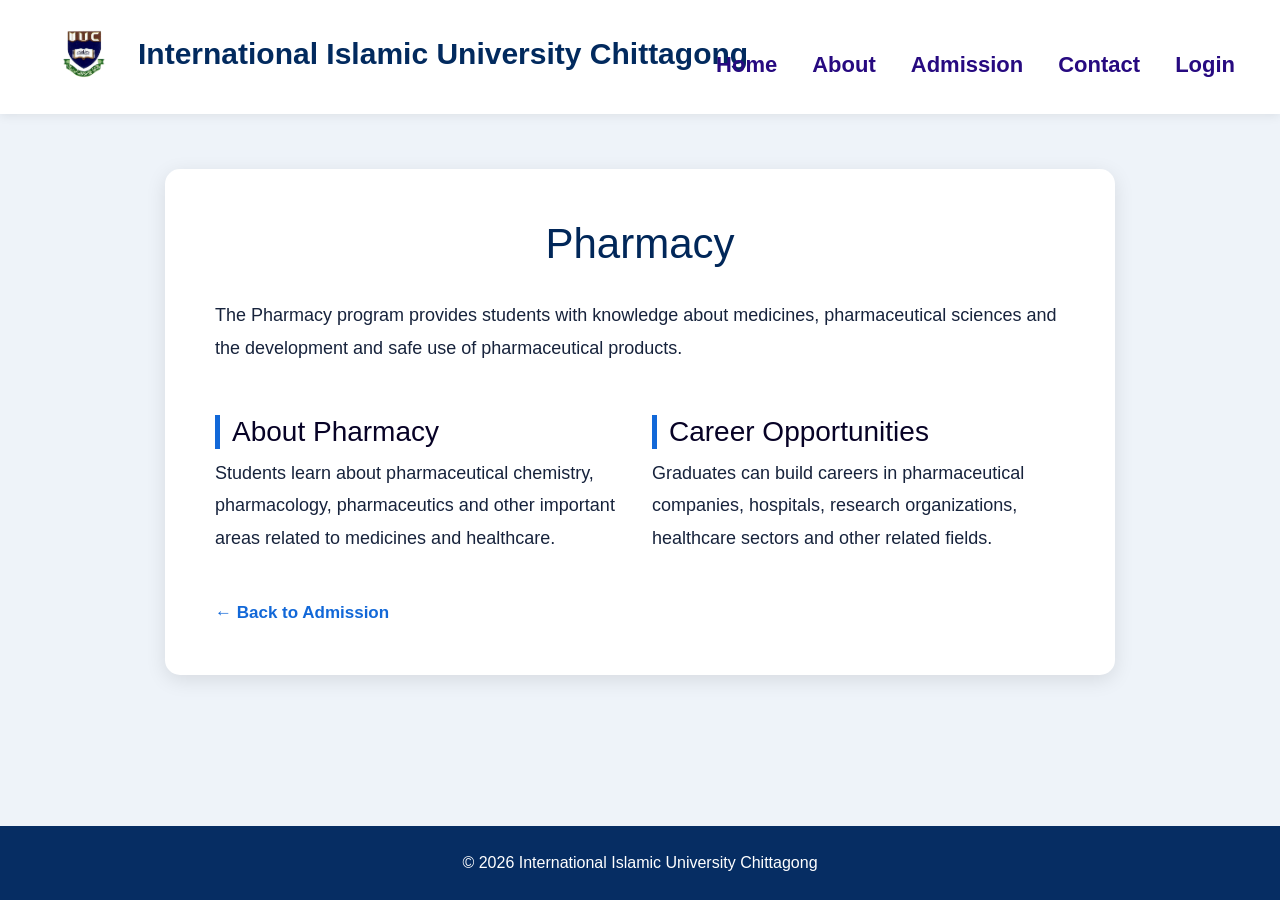
<file: pharmacy.html>
<!DOCTYPE html>
<html>

<head>

    <title>Pharmacy - IIUC University</title>

    <!-- Bootstrap CSS -->
    <link href="https://cdn.jsdelivr.net/npm/bootstrap@5.3.3/dist/css/bootstrap.min.css" rel="stylesheet">

    <link rel="stylesheet" href="style.css">
    <link rel="icon" href="iiuc1logo.jpg">

</head>


<body>

    <header class="header">

        <div class="logo-area">

            <img src="iiuc1logo.jpg"
                 alt="IIUC Logo"
                 class="logo">

            <h6>
                International Islamic University Chittagong
            </h6>

        </div>


        <nav>

            <a href="index.html">Home</a>
            <a href="about.html">About</a>
            <a href="admission.html">Admission</a>
            <a href="contact.html">Contact</a>
            <a href="login.html">Login</a>

        </nav>

    </header>


    <main>

        <!-- Bootstrap Container -->

        <div class="container">

            <section class="page-section">


                <!-- Bootstrap Typography -->

                <h1 class="text-center">
                    Pharmacy
                </h1>


                <p>
                    The Pharmacy program provides students with knowledge
                    about medicines, pharmaceutical sciences and the
                    development and safe use of pharmaceutical products.
                </p>



                <!-- Bootstrap Grid -->

                <div class="row">


                    <!-- About Pharmacy -->

                    <div class="col">

                        <h2>
                            About Pharmacy
                        </h2>

                        <p>
                            Students learn about pharmaceutical chemistry,
                            pharmacology, pharmaceutics and other important areas
                            related to medicines and healthcare.
                        </p>

                    </div>



                    <!-- Career Opportunities -->

                    <div class="col">

                        <h2>
                            Career Opportunities
                        </h2>

                        <p>
                            Graduates can build careers in pharmaceutical
                            companies, hospitals, research organizations,
                            healthcare sectors and other related fields.
                        </p>

                    </div>


                </div>



                <a href="admission.html" class="back-home">
                    ← Back to Admission
                </a>

            </section>

        </div>

    </main>


    <footer class="footer">

        <p>
            © 2026 International Islamic University Chittagong
        </p>

    </footer>

</body>

</html>
</file>
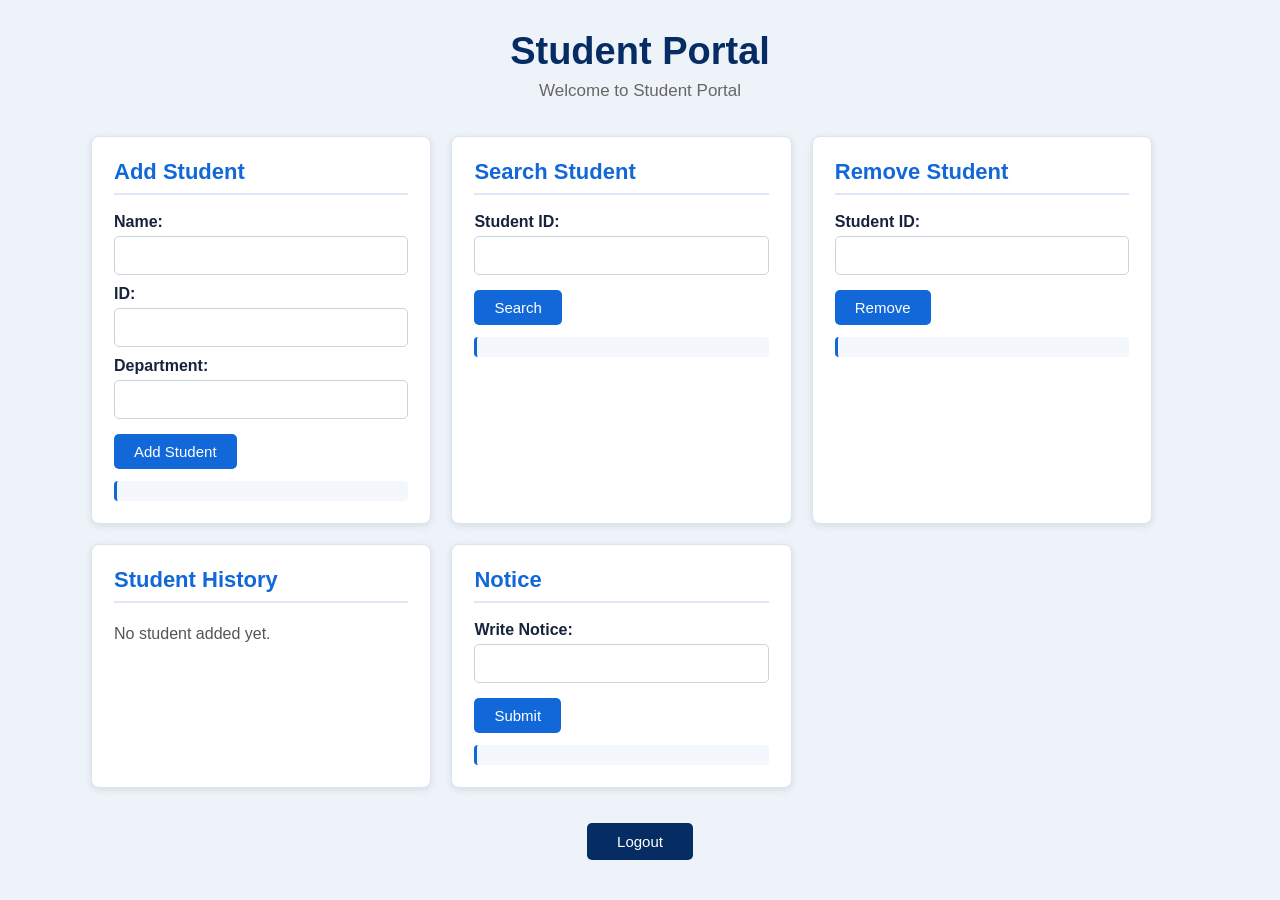
<file: student portal.html>
<!DOCTYPE html>
<html>

<head>

    <title>Student Portal</title>

    <link rel="stylesheet" href="style.css">

</head>

<body class="student-portal">

    <h1>Student Portal</h1>

    <p class="welcome">
        Welcome to Student Portal
    </p>


    <!-- Portal Container -->

    <div class="portal-container">


        <!-- Add Student -->

        <section>

            <h2>Add Student</h2>

            <label>Name:</label>
            <input id="newName">

            <label>ID:</label>
            <input id="newId">

            <label>Department:</label>
            <input id="newDepartment">

            <button onclick="addStudent()">
                Add Student
            </button>

            <p id="addMessage"></p>

        </section>


        <!-- Search Student -->

        <section>

            <h2>Search Student</h2>

            <label>Student ID:</label>
            <input id="searchId">

            <button onclick="searchStudent()">
                Search
            </button>

            <p id="searchResult"></p>

        </section>


        <!-- Remove Student -->

        <section>

            <h2>Remove Student</h2>

            <label>Student ID:</label>
            <input id="removeId">

            <button onclick="removeStudent()">
                Remove
            </button>

            <p id="removeMessage"></p>

        </section>


        <!-- Student History -->

        <section>

            <h2>Student History</h2>

            <p id="studentHistory"></p>

        </section>


        <!-- Notice -->

        <section>

            <h2>Notice</h2>

            <label>Write Notice:</label>

            <input id="noticeText">

            <button onclick="submitNotice()">
                Submit
            </button>

            <p id="notice"></p>

        </section>


    </div>


    <!-- Logout -->

    <button class="logout-button" onclick="logout()">
        Logout
    </button>


    <!-- JavaScript -->

    <script src="student script.js"></script>

</body>

</html>
</file>
<file: style.css>
/* =========================================================
   COMMON / ALL PAGES
   ========================================================= */

* {
    margin: 0;
    padding: 0;
    box-sizing: border-box;
}

html {
    scroll-behavior: smooth;
}

body {
    margin: 0;
    font-family: Arial, sans-serif;
    background: #eef3f9;
    color: #17233c;
    min-height: 100vh;
    display: flex;
    flex-direction: column;
}

main {
    flex: 1;
}


/* =========================================================
   HEADER
   ========================================================= */

.header {
    background: #ffffff;
    padding: 15px 45px;
    box-shadow: 0 2px 10px rgba(0, 0, 0, 0.08);
    position: relative;
    z-index: 10;
}


/* =========================================================
   LOGO + UNIVERSITY NAME
   ========================================================= */

.logo-area {
    display: flex;
    align-items: center;
    gap: 15px;
}

.logo {
    width: 78px;
    height: 78px;
    object-fit: contain;
}

.logo-area h6 {
    font-size: 30px;
    margin: 0;
    color: #022a5e;
    font-weight: bold;
}


/* =========================================================
   NAVIGATION
   ========================================================= */

nav {
    display: flex;
    justify-content: flex-end;
    align-items: center;
    gap: 35px;
    margin-top: -45px;
    padding-bottom: 18px;
}

nav a {
    color: rgb(39, 10, 128);
    font-size: 22px;
    font-weight: bold;
    text-decoration: none;
    transition: 0.3s;
}

nav a:hover {
    color: #1268d8;
    transform: translateY(-2px);
}


/* =========================================================
   HOME PAGE - HERO
   ========================================================= */

.hero {
    height: 750px;
    overflow: hidden;
    position: relative;
}

.hero img {
    width: 100%;
    height: 100%;
    object-fit: cover;
    object-position: center;
    display: block;
}


/* =========================================================
   HERO OVERLAY
   ========================================================= */

.hero::after {
    content: "";
    position: absolute;
    top: 0;
    left: 0;
    width: 75%;
    height: 100%;

    background: linear-gradient(
        to right,
        rgba(0, 0, 0, 0.75),
        rgba(0, 0, 0, 0)
    );
}


/* =========================================================
   HERO CONTENT
   ========================================================= */

.hero-content {
    position: absolute;
    top: 50%;
    left: 7%;
    transform: translateY(-50%);
    width: 620px;
    color: white;
    z-index: 1;
}

.hero-content h1 {
    font-size: 65px;
    font-weight: bold;
    margin: 15px 0 20px;
    line-height: 1.1;
}

.hero-small {
    font-size: 17px;
    font-weight: bold;
    letter-spacing: 3px;
    margin: 0;
    text-transform: uppercase;
}

.hero-content .lead {
    font-size: 20px;
    line-height: 1.7;
    margin-bottom: 0;
    max-width: 560px;
}


/* =========================================================
   COMMON BUTTON
   ========================================================= */

.button {
    display: inline-block;
    background: #1268d8;
    color: white;
    text-decoration: none;
    padding: 15px 30px;
    border-radius: 30px;
    font-size: 17px;
    font-weight: bold;
    transition: 0.3s;
    box-shadow: 0 5px 15px rgba(0, 0, 0, 0.2);
}

.button:hover {
    transform: translateY(-3px);
    box-shadow: 0 8px 20px rgba(0, 0, 0, 0.3);
}


/* =========================================================
   HOME PAGE - FEATURES
   ========================================================= */

.features-section {
    text-align: center;
    padding: 65px 10px 75px;
}

.features-section h2 {
    font-size: 35px;
    margin-bottom: 15px;
    color: #06086c;
    font-weight: bold;
}

.section-intro {
    max-width: 720px;
    margin: 0 auto 40px;
    font-size: 17px;
    line-height: 1.7;
    color: #667085;
}


/* =========================================================
   FEATURE BOX
   ========================================================= */

.feature-box {
    width: 100%;
    height: 100%;
    background: white;
    padding: 32px 25px;
    border-radius: 15px;
    box-shadow: 0 5px 15px rgba(0, 0, 0, 0.08);
    border-top: 4px solid #1268d8;
    transition: 0.3s;
}

.feature-box:hover {
    transform: translateY(-8px);
    box-shadow: 0 10px 25px rgba(0, 0, 0, 0.15);
}

.feature-box h3 {
    margin-top: 0;
    font-size: 22px;
    color: #012a5f;
    font-weight: bold;
    margin-bottom: 15px;
}

.feature-box p {
    line-height: 1.6;
    font-size: 16px;
    color: #555f70;
}


/* =========================================================
   QUICK INFORMATION
   ========================================================= */

.quick-info {
    text-align: center;
    padding: 65px 10px 75px;
}

.quick-info h2 {
    font-size: 35px;
    margin-bottom: 15px;
    color: #06086c;
    font-weight: bold;
}


/* =========================================================
   CAMPUS LIFE
   ========================================================= */

.campus-life {
    padding: 65px 10px 75px;
}

.campus-life h2 {
    font-size: 35px;
    margin-bottom: 15px;
    color: #06086c;
    font-weight: bold;
}

.campus-life .row {
    row-gap: 30px;
    margin-top: 10px;
}

.campus-image {
    width: 100%;
    height: 350px;
    object-fit: cover;
    display: block;
    border-radius: 15px;
    box-shadow: 0 5px 18px rgba(0, 0, 0, 0.10);
    transition: 0.3s;
}

.campus-image:hover {
    transform: scale(1.02);
}

.campus-content {
    padding: 20px 30px;
}

.campus-content h3 {
    font-size: 28px;
    margin-bottom: 18px;
    color: #1268d8;
    font-weight: bold;
}

.campus-content p {
    font-size: 17px;
    line-height: 1.7;
    color: #555f70;
}


/* =========================================================
   ADMISSION SECTION
   ========================================================= */

.admission-section {
    max-width: 850px;
    margin: 20px auto 70px;
    padding: 50px 35px;
    background: white;
    border-radius: 15px;
    box-shadow: 0 5px 20px rgba(0, 0, 0, 0.08);
    text-align: center;
}

.admission-section h2 {
    font-size: 35px;
    margin-bottom: 15px;
    color: #1268d8;
    font-weight: bold;
}

.admission-section p {
    font-size: 18px;
    line-height: 1.7;
    color: #555f70;
}


/* =========================================================
   COMMON PAGE SECTION
   ========================================================= */

.page-section {
    max-width: 950px;
    margin: 55px auto;
    padding: 50px;
    background: white;
    border-radius: 15px;
    box-shadow: 0 5px 20px rgba(0, 0, 0, 0.1);
}

.page-section h1 {
    font-size: 42px;
    margin-bottom: 30px;
    color: #012759;
}

.page-section h2 {
    font-size: 28px;
    margin-top: 35px;
    color: #070226;
    border-left: 5px solid #1268d8;
    padding-left: 12px;
}

.page-section p {
    font-size: 18px;
    line-height: 1.8;
}


/* =========================================================
   ABOUT PAGE
   ========================================================= */

.about-page {
    text-align: center;
}

.about-intro {
    max-width: 800px;
    margin: 0 auto 45px;
    color: #444;
}

.about-image-row {
    margin-bottom: 50px;
    row-gap: 25px;
}

.about-large-image {
    width: 100%;
    height: 300px;
    object-fit: cover;
    display: block;
    border-radius: 15px;
    box-shadow: 0 5px 15px rgba(0, 0, 0, 0.10);
    transition: 0.3s;
}

.about-large-image:hover {
    transform: scale(1.02);
}

.about-image-side {
    text-align: left;
    padding: 20px;
}

.about-image-side h2 {
    margin-top: 0;
    margin-bottom: 15px;
    color: #1268d8;
    border-left: 5px solid #1268d8;
    padding-left: 12px;
}

.about-image-side p {
    font-size: 17px;
    line-height: 1.7;
    color: #555;
}

.about-mission-row {
    margin-top: 20px;
    row-gap: 25px;
}

.about-card {
    height: 100%;
    background: #dee6f6;
    padding: 30px;
    border-radius: 15px;
    text-align: left;
    box-shadow: 0 5px 15px rgba(0, 0, 0, 0.08);
}

.about-card h2 {
    margin-top: 0;
    margin-bottom: 15px;
    color: #1268d8;
    border-left: none;
    padding-left: 0;
}

.about-card p {
    margin: 0;
    font-size: 17px;
    line-height: 1.7;
}

.academic-box {
    margin-top: 35px;
    padding: 30px;
    background: #f5f7fc;
    border-radius: 15px;
    text-align: left;
    border-left: 5px solid #1268d8;
}


/* =========================================================
   ADMISSION PAGE
   ========================================================= */

.admission-info {
    margin-top: 30px;
    display: flex;
    flex-direction: column;
    gap: 25px;
}

.admission-info h3 {
    font-size: 24px;
    margin-bottom: 10px;
    color: #1268d8;
}

.admission-info p {
    font-size: 18px;
    line-height: 1.6;
}

.programs {
    margin-top: 25px;
    row-gap: 25px;
}

.program-box {
    display: block;
    width: 100%;
    height: 100%;
    background: #dee6f6;
    padding: 0 0 22px;
    border-radius: 15px;
    text-align: center;
    text-decoration: none;
    color: inherit;
    overflow: hidden;
    box-shadow: 0 4px 12px rgba(0, 0, 0, 0.08);
}

.program-image {
    width: 100%;
    height: 180px;
    object-fit: cover;
    display: block;
    margin-bottom: 20px;
}

.program-box h4 {
    font-size: 25px;
    margin: 0 15px 10px;
    color: #1268d8;
}

.program-box p {
    font-size: 15px;
    line-height: 1.5;
    margin: 0 15px;
}


/* =========================================================
   CONTACT PAGE
   ========================================================= */

.contact-page {
    text-align: center;
}

.contact-intro {
    max-width: 750px;
    margin: 0 auto 35px;
    color: #444;
}

.info-box {
    margin: 30px 0;
    padding: 30px;
    background: #dee6f6;
    border-radius: 15px;
    box-shadow: 0 4px 12px rgba(0, 0, 0, 0.06);
    text-align: center;
}

.info-box h3 {
    margin-bottom: 25px;
    font-size: 25px;
    color: #1268d8;
    font-weight: bold;
}

.contact-info-card {
    background: white;
    padding: 25px 20px;
    border-radius: 12px;
    text-align: center;
    height: 100%;
    box-shadow: 0 4px 12px rgba(0, 0, 0, 0.08);
    border-top: 4px solid #1268d8;
}

.contact-info-card h4 {
    font-size: 21px;
    color: #1268d8;
    font-weight: bold;
    margin-bottom: 10px;
}

.contact-info-card p {
    font-size: 16px;
    color: #555f70;
    margin: 0;
    line-height: 1.6;
}

.contact-details {
    display: flex;
    justify-content: space-between;
    gap: 25px;
    flex-wrap: wrap;
}

.contact-details p {
    flex: 1;
    min-width: 180px;
    margin: 0;
    line-height: 1.7;
}

.contact-details strong {
    color: #1268d8;
    font-size: 18px;
}

.message-section {
    margin-top: 45px;
}

.message-section > p {
    color: #555;
    font-size: 16px;
}

.contact-form {
    max-width: 600px;
    margin: 35px auto;
    text-align: left;
}

.contact-form label {
    display: block;
    margin-bottom: 8px;
    font-weight: bold;
    font-size: 17px;
}

.contact-form input,
.contact-form textarea {
    width: 100%;
    padding: 13px;
    margin-bottom: 22px;
    border: 1px solid #ccc;
    border-radius: 8px;
    font-size: 16px;
    outline: none;
}

.contact-form input:focus,
.contact-form textarea:focus {
    border-color: #1268d8;
}

.contact-form textarea {
    height: 150px;
    resize: vertical;
}

.contact-form button {
    background: #1268d8;
    color: white;
    border: none;
    padding: 13px 28px;
    border-radius: 25px;
    font-size: 16px;
    font-weight: bold;
    cursor: pointer;
}


/* =========================================================
   LOGIN PAGE
   ========================================================= */

.login-section {
    max-width: 950px;
    margin: 55px auto;
    padding: 50px;
    background: white;
    border-radius: 15px;
    box-shadow: 0 5px 20px rgba(0, 0, 0, 0.1);
    text-align: center;
}

.login-section h1 {
    font-size: 42px;
    margin-bottom: 40px;
    color: #1268d8;
}

.login-box {
    width: 300px;
    margin: 0 auto;
    background: #dee6f6;
    padding: 28px;
    border-radius: 15px;
    text-align: center;
    box-shadow: 0 4px 12px rgba(0, 0, 0, 0.08);
}

.login-box h3 {
    font-size: 25px;
    margin-bottom: 20px;
    color: #1268d8;
}

.login-button {
    display: inline-block;
    background: #1268d8;
    color: white;
    text-decoration: none;
    padding: 12px 27px;
    border-radius: 25px;
    font-size: 16px;
    font-weight: bold;
}

.back-home {
    display: inline-block;
    margin-top: 30px;
    color: #1268d8;
    text-decoration: none;
    font-size: 17px;
    font-weight: bold;
}


/* =========================================================
   FOOTER
   ========================================================= */

.footer {
    background: #062d63;
    color: white;
    text-align: center;
    padding: 25px;
    margin-top: 30px;
}

.footer p {
    margin: 0;
    font-size: 16px;
}

/* =========================================================
   STUDENT PORTAL
   ========================================================= */

.student-portal {
    background: #eef3f9;
    padding: 30px;
}


/* Page Heading */

.student-portal h1 {
    text-align: center;
    color: #062d63;
    font-size: 38px;
    margin-bottom: 8px;
}

.student-portal .welcome {
    text-align: center;
    color: #666;
    font-size: 17px;
    margin-bottom: 30px;
}


/* Portal Container */

.portal-container {
    width: 90%;
    margin: auto;
    display: flex;
    flex-wrap: wrap;
    gap: 20px;
}


/* Sections */

.portal-container section {
    width: 31%;
    padding: 22px;
    background: white;
    border: 1px solid #dce4ef;
    border-radius: 8px;
    box-shadow: 0 2px 7px #d5dce5;
}


/* Section Heading */

.student-portal h2 {
    color: #1268d8;
    font-size: 22px;
    margin-bottom: 18px;
    padding-bottom: 8px;
    border-bottom: 2px solid #dee6f6;
}


/* Labels */

.student-portal label {
    display: block;
    font-weight: bold;
    margin: 10px 0 5px;
    color: #17233c;
}


/* Input */

.student-portal input {
    width: 100%;
    padding: 10px;
    border: 1px solid #cbd3df;
    border-radius: 5px;
    font-size: 15px;
}


/* Input Focus */

.student-portal input:focus {
    outline: none;
    border-color: #1268d8;
}


/* Buttons */

.student-portal button {
    margin-top: 15px;
    padding: 9px 20px;
    background: #1268d8;
    color: white;
    border: none;
    border-radius: 5px;
    font-size: 15px;
    cursor: pointer;
}


/* Button Hover */

.student-portal button:hover {
    background: #062d63;
}


/* Messages */

.student-portal #addMessage,
.student-portal #searchResult,
.student-portal #removeMessage,
.student-portal #notice {
    margin-top: 12px;
    padding: 10px;
    background: #f4f7fb;
    border-left: 3px solid #1268d8;
    border-radius: 4px;
}


/* Student History */

.student-portal #studentHistory {
    color: #555;
    line-height: 1.6;
}


/* Notice */

.student-portal #notice {
    color: #062d63;
    font-weight: bold;
}


/* Logout Button */

.student-portal .logout-button {
    display: block;
    margin: 30px auto 10px;
    padding: 10px 30px;
    background: #062d63;
}


/* Mobile */

@media (max-width: 700px) {

    .portal-container {
        width: 100%;
    }

    .portal-container section {
        width: 100%;
    }

    .student-portal {
        padding: 15px;
    }

    .student-portal h1 {
        font-size: 30px;
    }

}
</file>
